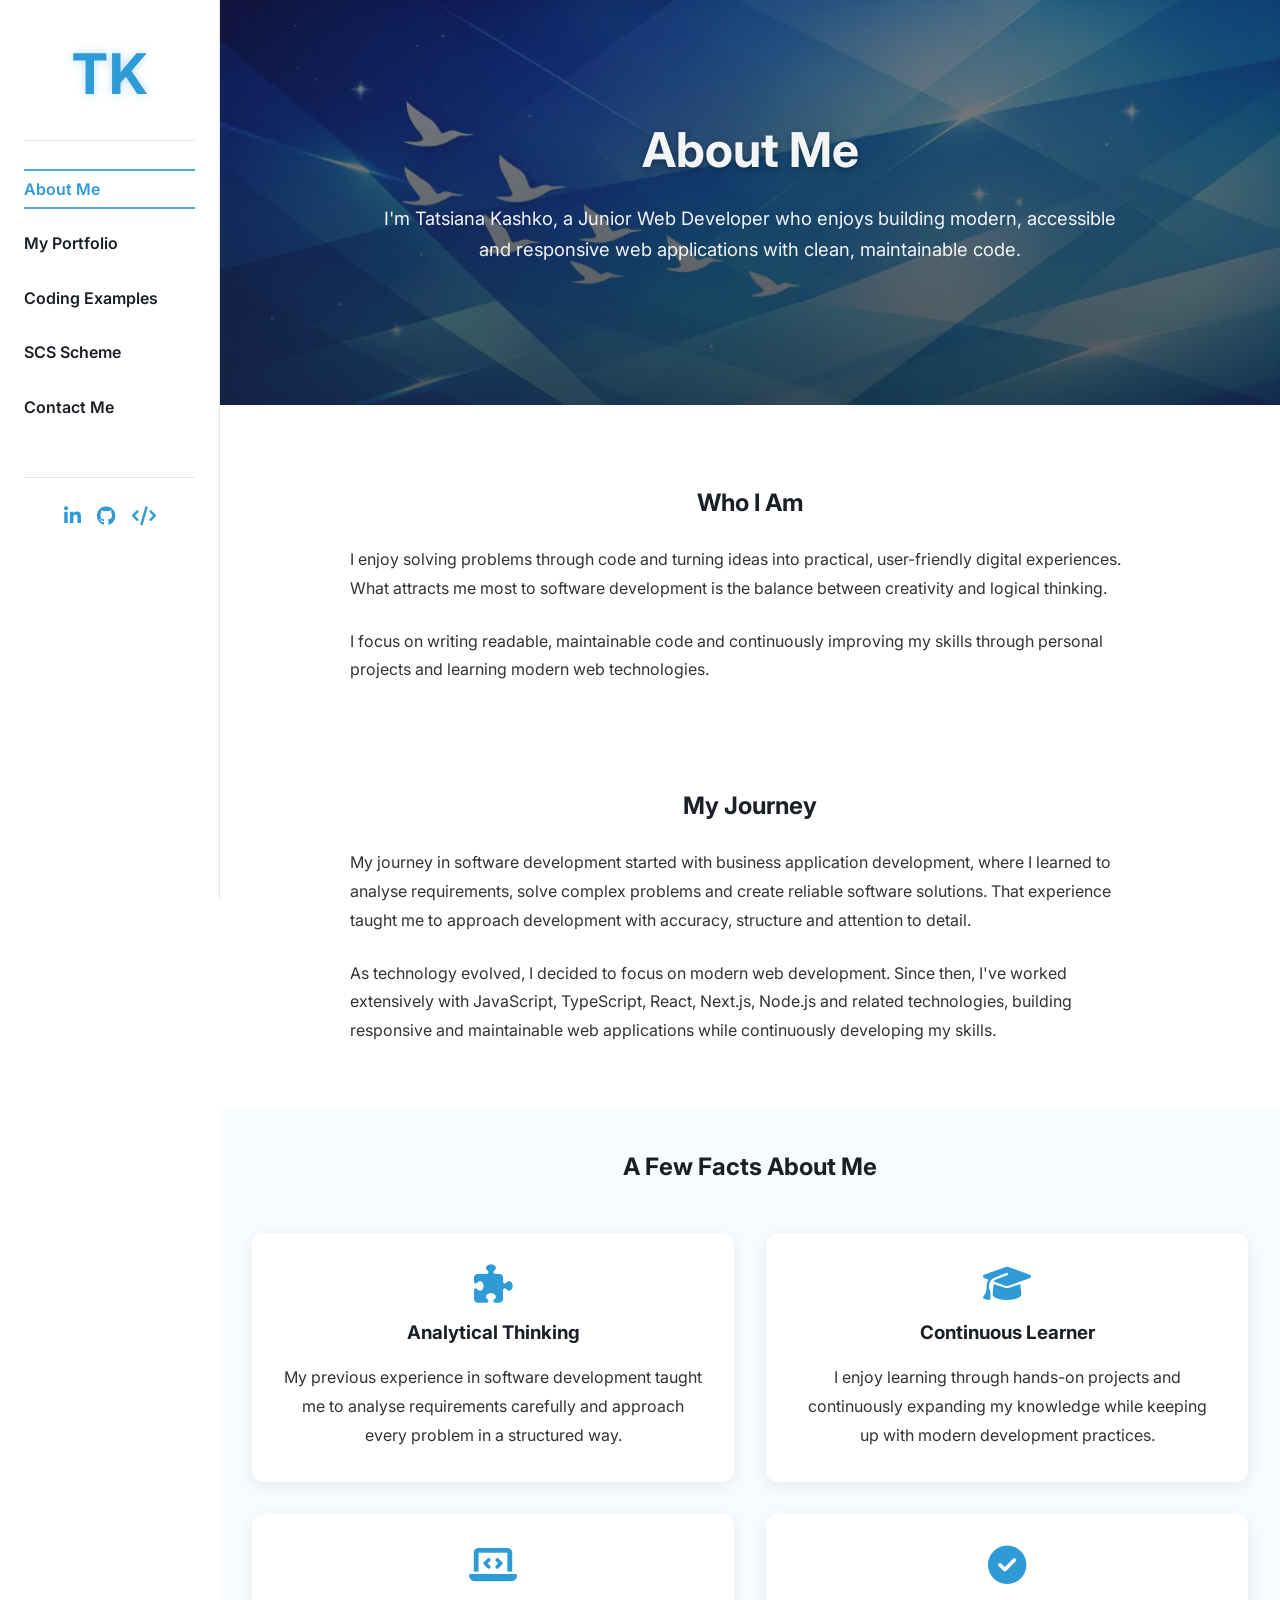
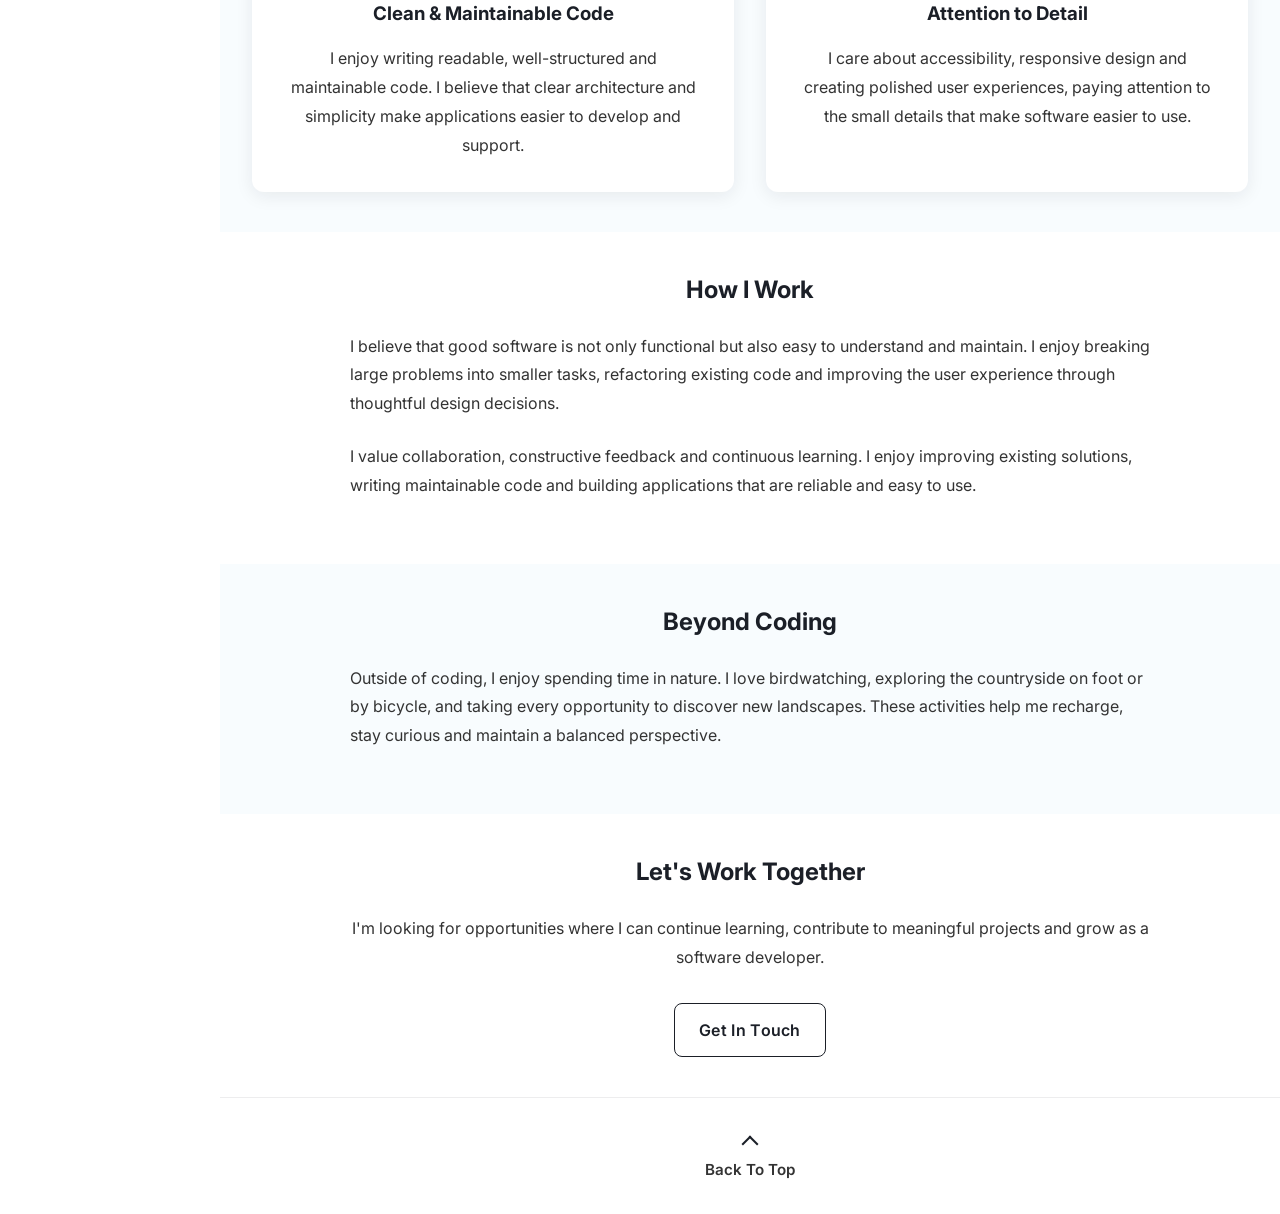
<file: about/index.html>
<!doctype html>
<html lang="en">
<head>
  <meta charset="UTF-8">
  <meta name="viewport"
        content="width=device-width, initial-scale=1.0">
  <title>About Me – Tatsiana Kashko</title>

  <link rel="preconnect" href="https://fonts.googleapis.com">
  <link rel="preconnect" href="https://fonts.gstatic.com" crossorigin>
  <link href="https://fonts.googleapis.com/css2?family=Inter:wght@400;600;700&display=swap" rel="stylesheet">
  <link rel="stylesheet" href="https://cdnjs.cloudflare.com/ajax/libs/font-awesome/6.5.0/css/all.min.css">
  <link rel="stylesheet" href="../css/main.css">

  <link rel="apple-touch-icon" sizes="180x180" href="../assets/icons/apple-touch-icon.png">
  <link rel="icon" type="image/png" sizes="32x32" href="../assets/icons/favicon-32x32.png">
  <link rel="icon" type="image/png" sizes="16x16" href="../assets/icons/favicon-16x16.png">
  <link rel="manifest" href="../assets/icons/site.webmanifest">
</head>

<body id="top">

<input type="checkbox" id="menu-toggle" class="menu-checkbox" hidden>

<label for="menu-toggle"
       class="burger"
       tabindex="0">
  <span class="burger__line"></span>
</label>

<label for="menu-toggle" class="menu-overlay"></label>

<aside class="side-menu">

  <div class="side-menu__branding">
    <a href="../"
       class="side-menu__logo"
       aria-label="Home">TK</a>
  </div>

  <nav class="main-nav">
    <ul>
      <li><a href="./" aria-current="page" class="active">About Me</a></li>
      <li><a href="../#portfolio">My Portfolio</a></li>
      <li><a href="../coding-examples/">Coding Examples</a></li>
      <li><a href="../scs-scheme/">SCS Scheme</a></li>
      <li><a href="../#contact">Contact Me</a></li>
    </ul>
  </nav>

  <div class="social-links">
    <a href="https://www.linkedin.com/in/tatsiana-kashko/"
       target="_blank"
       rel="noopener noreferrer"
       aria-label="LinkedIn">
      <i class="fa-brands fa-linkedin-in" aria-hidden="true"></i>
    </a>

    <a href="https://github.com/feafania"
       target="_blank"
       rel="noopener noreferrer"
       aria-label="GitHub">
      <i class="fa-brands fa-github" aria-hidden="true"></i>
    </a>

    <a href="https://www.codewars.com/users/feafania"
       target="_blank"
       rel="noopener noreferrer"
       aria-label="Codewars">
      <i class="fa-solid fa-code" aria-hidden="true"></i>
    </a>
  </div>

</aside>

<main class="content">

  <section class="hero hero--page" aria-labelledby="about-title">
    <div class="hero__inner">
      <h1 id="about-title">About Me</h1>
      <p>
        I'm Tatsiana Kashko, a Junior Web Developer who enjoys building
        modern, accessible and responsive web applications with clean,
        maintainable code.
      </p>
    </div>
  </section>

  <section class="about">
    <div class="container">
      <h2>Who I Am</h2>
      <p>
        I enjoy solving problems through code and turning ideas into practical,
        user-friendly digital experiences. What attracts me most to software
        development is the balance between creativity and logical thinking.
      </p>
      <p>
        I focus on writing readable, maintainable code and continuously
        improving my skills through personal projects and learning modern web
        technologies.
      </p>
    </div>
  </section>

  <section class="about__section">
    <div class="container">
      <h2>My Journey</h2>
      <p>
        My journey in software development started with business application
        development, where I learned to analyse requirements, solve complex problems
        and create reliable software solutions. That experience taught me to approach
        development with accuracy, structure and attention to detail.
      </p>
      <p>
        As technology evolved, I decided to focus on modern web development. Since
        then, I've worked extensively with JavaScript, TypeScript, React, Next.js,
        Node.js and related technologies, building responsive and maintainable web
        applications while continuously developing my skills.
      </p>
    </div>
  </section>

  <section class="about__section">
    <div class="container">
      <h2>A Few Facts About Me</h2>
      <div class="about__facts">
        <article class="fact-card">
          <i class="fa-solid fa-puzzle-piece" aria-hidden="true"></i>
          <h3>Analytical Thinking</h3>
          <p>
            My previous experience in software development taught me
            to analyse requirements carefully and approach every problem in a structured way.
          </p>
        </article>

        <article class="fact-card">
          <i class="fa-solid fa-graduation-cap" aria-hidden="true"></i>
          <h3>Continuous Learner</h3>
          <p>
            I enjoy learning through hands-on projects and continuously
            expanding my knowledge while keeping up with modern development practices.
          </p>
        </article>

        <article class="fact-card">
          <i class="fa-solid fa-laptop-code" aria-hidden="true"></i>
          <h3>Clean & Maintainable Code</h3>
          <p>
            I enjoy writing readable, well-structured and maintainable code.
            I believe that clear architecture and simplicity make applications easier
            to develop and support.
          </p>
        </article>

        <article class="fact-card">
          <i class="fa-solid fa-circle-check" aria-hidden="true"></i>
          <h3>Attention to Detail</h3>
          <p>
            I care about accessibility, responsive design and creating
            polished user experiences, paying attention to the small
            details that make software easier to use.
          </p>
        </article>
      </div>
    </div>
  </section>

  <section class="about__section">
    <div class="container">
      <h2>How I Work</h2>
      <p>
        I believe that good software is not only functional but also easy to
        understand and maintain. I enjoy breaking large problems into smaller
        tasks, refactoring existing code and improving the user experience
        through thoughtful design decisions.
      </p>
      <p>
        I value collaboration, constructive feedback and continuous learning.
        I enjoy improving existing solutions, writing maintainable code
        and building applications that are reliable and easy to use.
      </p>
    </div>
  </section>

  <section class="about__section">
    <div class="container">
      <h2>Beyond Coding</h2>
      <p>
        Outside of coding, I enjoy spending time in nature. I love birdwatching,
        exploring the countryside on foot or by bicycle, and taking every opportunity
        to discover new landscapes. These activities help me recharge, stay curious
        and maintain a balanced perspective.
      </p>
    </div>
  </section>

  <section class="about__section">
    <div class="container">
      <h2>Let's Work Together</h2>
      <p>
        I'm looking for opportunities where I can continue learning,
        contribute to meaningful projects and grow as a software developer.
      </p>
      <a href="../#contact" class="about__cta btn" aria-label="Go to contact section">
        Get In Touch
      </a>
    </div>
  </section>

  <footer class="footer">
    <a href="#top" class="back-to-top">
      <span class="back-to-top__arrow  scroll-arrow scroll-arrow--up" aria-hidden="true"></span>
      <span>Back To Top</span>
    </a>
  </footer>

</main>

<script src="../js/jquery-4.0.0.js"></script>
<script type="module" src="../js/about.js"></script>
</body>
</html>
</file>
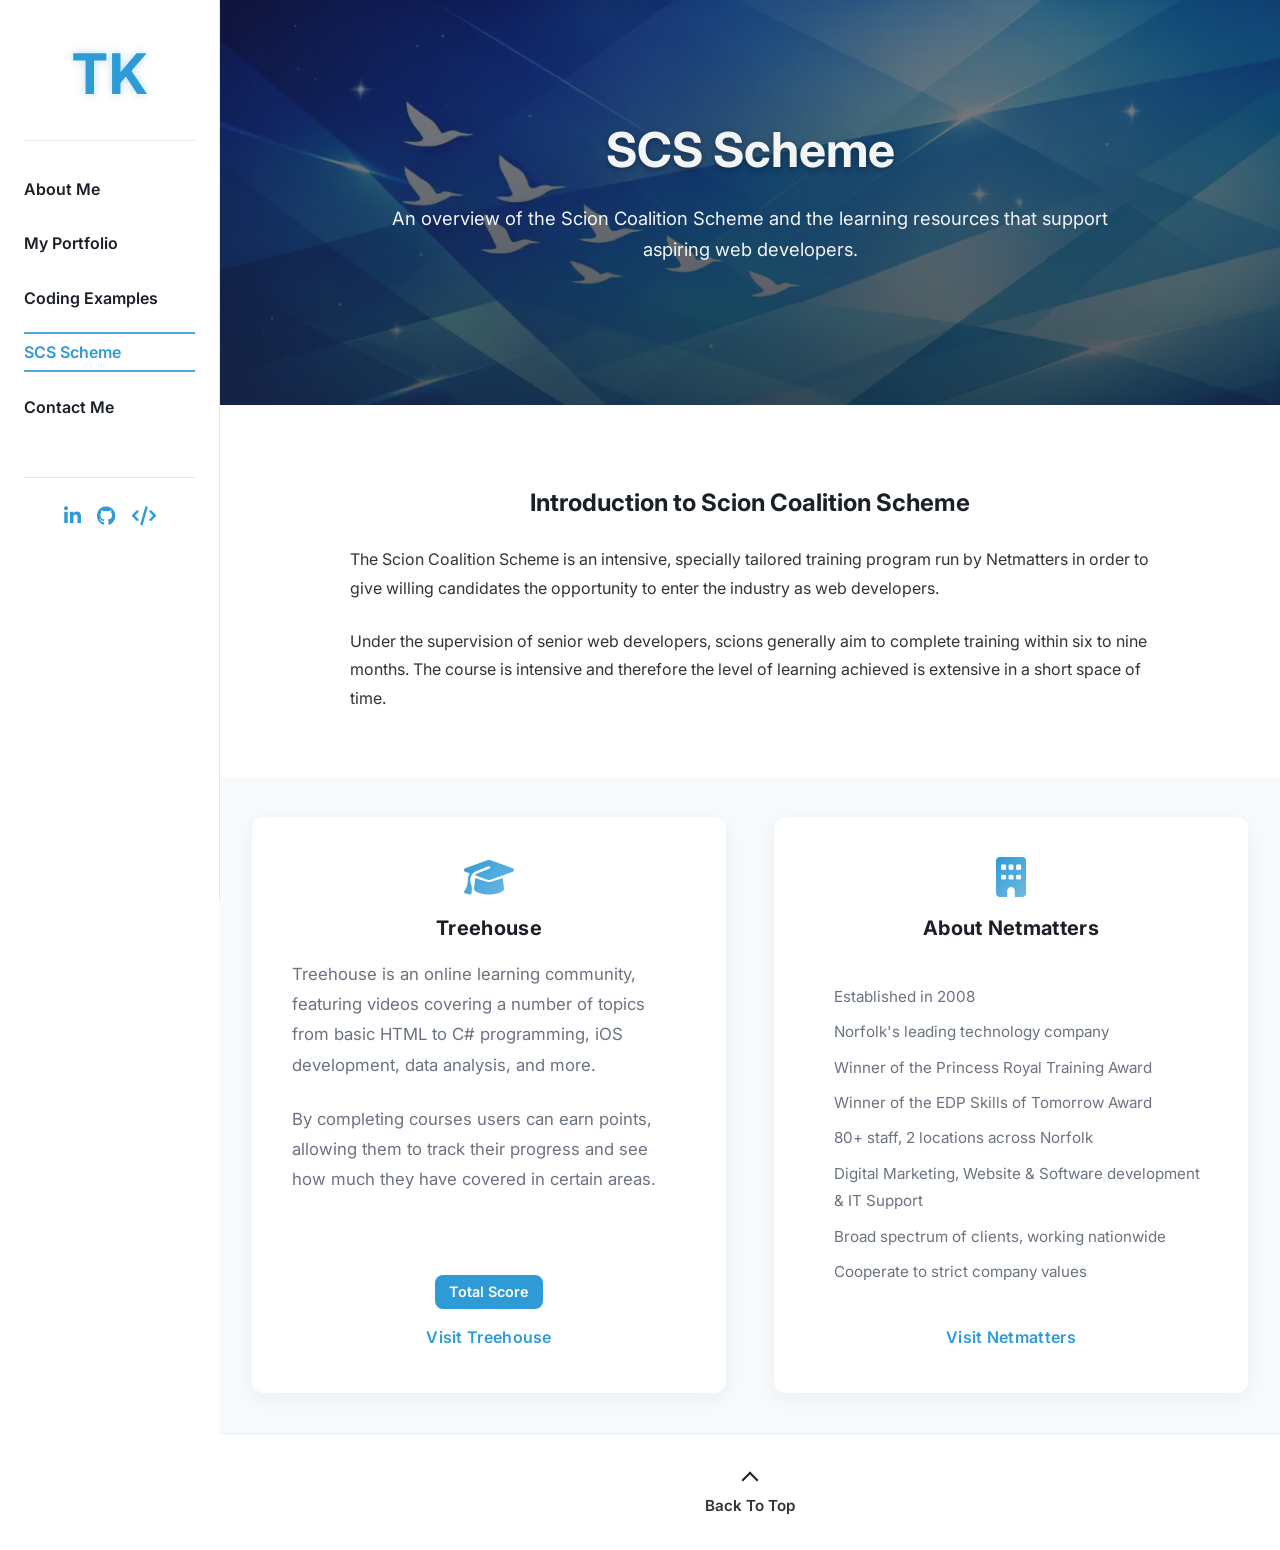
<file: scs-scheme/index.html>
<!doctype html>
<html lang="en">
<head>
  <meta charset="UTF-8">
  <meta name="viewport"
        content="width=device-width, initial-scale=1.0">
  <title>SCS Scheme</title>

  <link rel="preconnect" href="https://fonts.googleapis.com">
  <link rel="preconnect" href="https://fonts.gstatic.com" crossorigin>
  <link href="https://fonts.googleapis.com/css2?family=Inter:wght@400;600;700&display=swap" rel="stylesheet">
  <link rel="stylesheet" href="https://cdnjs.cloudflare.com/ajax/libs/font-awesome/6.5.0/css/all.min.css">
  <link rel="stylesheet" href="../css/main.css">

  <link rel="apple-touch-icon" sizes="180x180" href="../assets/icons/apple-touch-icon.png">
  <link rel="icon" type="image/png" sizes="32x32" href="../assets/icons/favicon-32x32.png">
  <link rel="icon" type="image/png" sizes="16x16" href="../assets/icons/favicon-16x16.png">
  <link rel="manifest" href="../assets/icons/site.webmanifest">
</head>

<body id="top">

<input type="checkbox" id="menu-toggle" class="menu-checkbox" hidden>

<label for="menu-toggle"
       class="burger"
       tabindex="0">
  <span class="burger__line"></span>
</label>

<label for="menu-toggle" class="menu-overlay"></label>

<aside class="side-menu">

  <div class="side-menu__branding">
    <a href="../"
       class="side-menu__logo"
       aria-label="Home">TK</a>
  </div>

  <nav class="main-nav">
    <ul>
      <li><a href="../about/">About Me</a></li>
      <li><a href="../#portfolio">My Portfolio</a></li>
      <li><a href="../coding-examples/">Coding Examples</a></li>
      <li><a href="./" aria-current="page" class="active">SCS Scheme</a></li>
      <li><a href="../#contact">Contact Me</a></li>
    </ul>
  </nav>

  <div class="social-links">
    <a href="https://www.linkedin.com/in/tatsiana-kashko/"
       target="_blank"
       rel="noopener noreferrer"
       aria-label="LinkedIn">
      <i class="fa-brands fa-linkedin-in" aria-hidden="true"></i>
    </a>

    <a href="https://github.com/feafania"
       target="_blank"
       rel="noopener noreferrer"
       aria-label="GitHub">
      <i class="fa-brands fa-github" aria-hidden="true"></i>
    </a>

    <a href="https://www.codewars.com/users/feafania"
       target="_blank"
       rel="noopener noreferrer"
       aria-label="Codewars">
      <i class="fa-solid fa-code" aria-hidden="true"></i>
    </a>
  </div>

</aside>

<main class="content">

  <section class="hero hero--page" aria-labelledby="scs-title">
    <div class="hero__inner">
      <h1 id="scs-title">SCS Scheme</h1>
      <p>
        An overview of the Scion Coalition Scheme and the learning
        resources that support aspiring web developers.
      </p>
    </div>
  </section>

  <section class="scs">
    <div class="container">
      <h2>Introduction to Scion Coalition Scheme</h2>
      <p>
        The Scion Coalition Scheme is an intensive,
        specially tailored training program run by Netmatters
        in order to give willing candidates the opportunity
        to enter the industry as web developers.
      </p>

      <p>
        Under the supervision of senior web developers,
        scions generally aim to complete training within six to nine months.
        The course is intensive and therefore the level of learning achieved
        is extensive in a short space of time.
      </p>
    </div>
  </section>

  <section class="scs__section">
    <div class="container">

      <div class="scs__cards">

        <article class="scs-card">
          <i class="fa-solid fa-graduation-cap" aria-hidden="true"></i>

          <h3>Treehouse</h3>

          <p>
            Treehouse is an online learning community,
            featuring videos covering a number of topics from basic HTML to C# programming,
            iOS development, data analysis, and more.
          </p>

          <p>
            By completing courses users can earn points, allowing them to track their progress
            and see how much they have covered in certain areas.
          </p>

          <a
            href="https://teamtreehouse.com/profiles/tatsianakashko2"
            target="_blank"
            rel="noopener noreferrer"
            class="scs-card__total-score">
            Total Score
          </a>

          <a
            href="https://teamtreehouse.com"
            target="_blank"
            rel="noopener noreferrer"
            class="scs-card__link">
            Visit Treehouse
          </a>
        </article>

        <article class="scs-card">
          <i class="fa-solid fa-building" aria-hidden="true"></i>

          <h3>About Netmatters</h3>

          <ul class="scs-card__list">
            <li>Established in 2008</li>
            <li>Norfolk's leading technology company</li>
            <li>Winner of the Princess Royal Training Award</li>
            <li>Winner of the EDP Skills of Tomorrow Award</li>
            <li>80+ staff, 2 locations across Norfolk</li>
            <li>Digital Marketing, Website & Software development & IT Support</li>
            <li>Broad spectrum of clients, working nationwide</li>
            <li>Cooperate to strict company values</li>
          </ul>

          <a
            href="https://www.netmatters.co.uk"
            target="_blank"
            rel="noopener noreferrer"
            class="scs-card__link">
            Visit Netmatters
          </a>

        </article>

      </div>

    </div>
  </section>

  <footer class="footer">
    <a href="#top" class="back-to-top">
      <span class="back-to-top__arrow scroll-arrow scroll-arrow--up" aria-hidden="true"></span>
      <span>Back To Top</span>
    </a>
  </footer>

</main>

<script src="../js/jquery-4.0.0.js"></script>
<script type="module" src="../js/scs-scheme.js"></script>

</body>
</html>
</file>
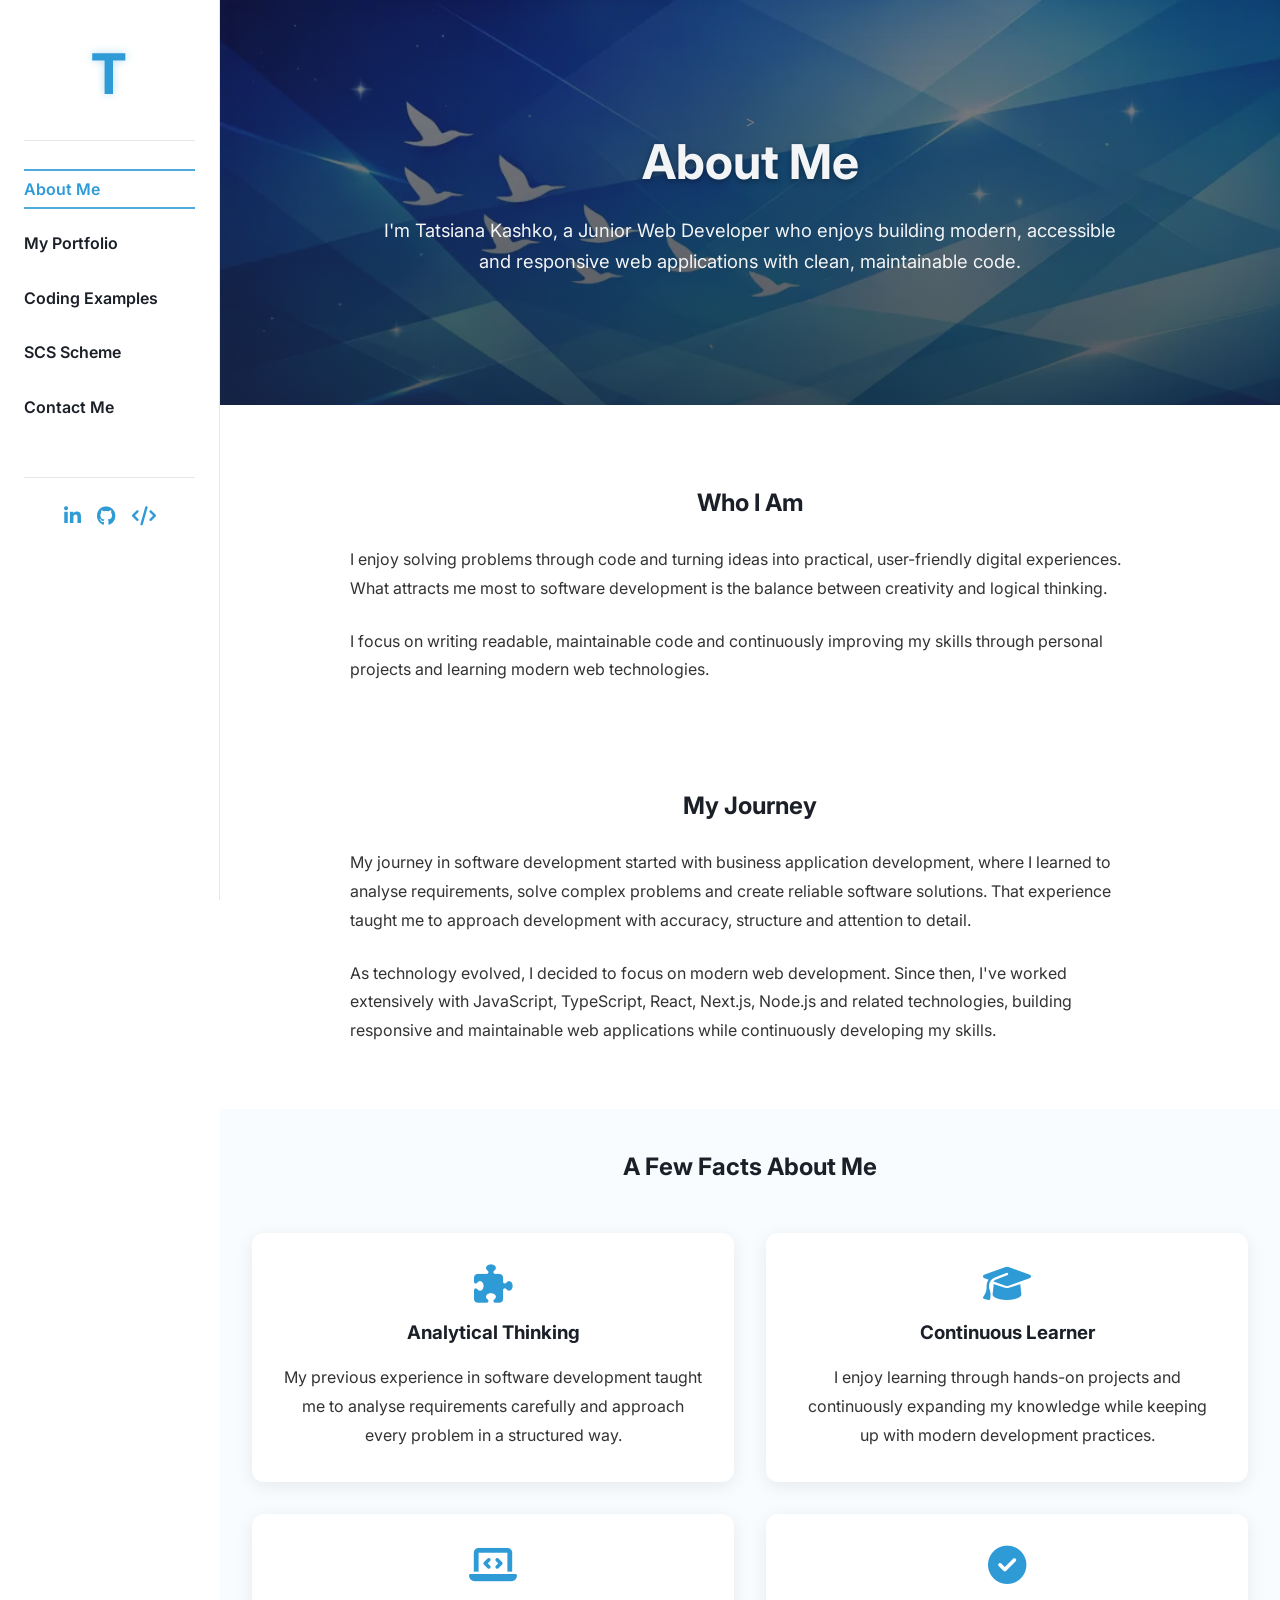
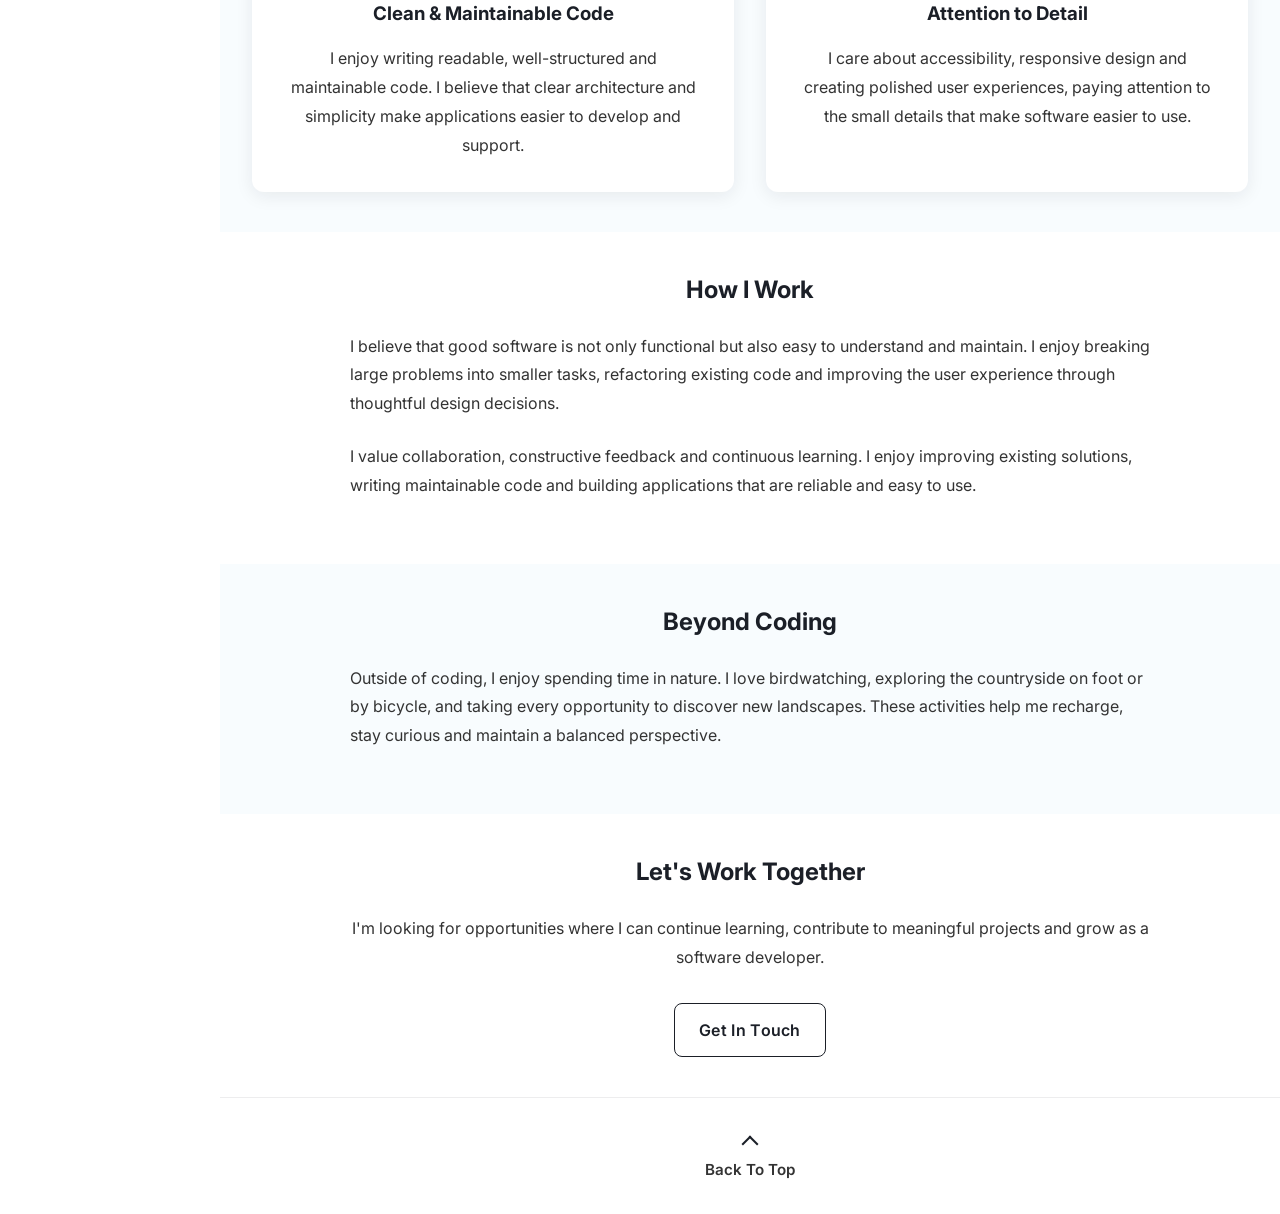
<file: about.html>
<!doctype html>
<html lang="en">
<head>
  <meta charset="UTF-8">
  <meta name="viewport"
        content="width=device-width, initial-scale=1.0">
  <title>About Me – Tatsiana Kashko</title>

  <link rel="preconnect" href="https://fonts.googleapis.com">
  <link rel="preconnect" href="https://fonts.gstatic.com" crossorigin>
  <link href="https://fonts.googleapis.com/css2?family=Inter:wght@400;600;700&display=swap" rel="stylesheet">
  <link rel="stylesheet" href="https://cdnjs.cloudflare.com/ajax/libs/font-awesome/6.5.0/css/all.min.css">
  <link rel="stylesheet" href="css/main.css">

  <link rel="apple-touch-icon" sizes="180x180" href="assets/icons/apple-touch-icon.png">
  <link rel="icon" type="image/png" sizes="32x32" href="assets/icons/favicon-32x32.png">
  <link rel="icon" type="image/png" sizes="16x16" href="assets/icons/favicon-16x16.png">
  <link rel="manifest" href="assets/icons/site.webmanifest">
</head>

<body id="top">

<input type="checkbox" id="menu-toggle" class="menu-checkbox" hidden>

<label for="menu-toggle"
       class="burger"
       aria-label="Toggle menu">
  <span class="burger__line"></span>
</label>

<aside class="side-menu">

  <div class="side-menu__branding">
    <a href="index.html"
       class="side-menu__logo"
       aria-label="Home">T</a>
  </div>

  <nav class="main-nav">
    <ul>
      <li><a href="about.html" aria-current="page" class="active">About Me</a></li>
      <li><a href="index.html#portfolio">My Portfolio</a></li>
      <li><a href="coding-examples.html">Coding Examples</a></li>
      <li><a href="scs-scheme.html">SCS Scheme</a></li>
      <li><a href="index.html#contact">Contact Me</a></li>
    </ul>
  </nav>

  <div class="social-links">
    <a href="https://www.linkedin.com/in/tatsiana-kashko/"
       target="_blank"
       rel="noopener noreferrer"
       aria-label="LinkedIn">
      <i class="fa-brands fa-linkedin-in" aria-hidden="true"></i>
    </a>

    <a href="https://github.com/feafania"
       target="_blank"
       rel="noopener noreferrer"
       aria-label="GitHub">
      <i class="fa-brands fa-github" aria-hidden="true"></i>
    </a>

    <a href="https://www.codewars.com/users/feafania"
       target="_blank"
       rel="noopener noreferrer"
       aria-label="Codewars">
      <i class="fa-solid fa-code" aria-hidden="true"></i>
    </a>
  </div>

</aside>

<main class="content">

  <section class="hero hero--page" aria-labelledby="about-title">>
    <div class="hero__inner">
      <h1 id="about-title">About Me</h1>
      <p>
        I'm Tatsiana Kashko, a Junior Web Developer who enjoys building
        modern, accessible and responsive web applications with clean,
        maintainable code.
      </p>
    </div>
  </section>

  <section class="about">
    <div class="container">
      <h2>Who I Am</h2>
      <p>
        I enjoy solving problems through code and turning ideas into practical,
        user-friendly digital experiences. What attracts me most to software
        development is the balance between creativity and logical thinking.
      </p>
      <p>
        I focus on writing readable, maintainable code and continuously
        improving my skills through personal projects and learning modern web
        technologies.
      </p>
    </div>
  </section>

  <section class="about__section">
    <div class="container">
      <h2>My Journey</h2>
      <p>
        My journey in software development started with business application
        development, where I learned to analyse requirements, solve complex problems
        and create reliable software solutions. That experience taught me to approach
        development with accuracy, structure and attention to detail.
      </p>
      <p>
        As technology evolved, I decided to focus on modern web development. Since
        then, I've worked extensively with JavaScript, TypeScript, React, Next.js,
        Node.js and related technologies, building responsive and maintainable web
        applications while continuously developing my skills.
      </p>
    </div>
  </section>

  <section class="about__section">
    <div class="container">
      <h2>A Few Facts About Me</h2>
      <div class="about__facts" role="list">
        <article class="fact-card" role="listitem">
          <i class="fa-solid fa-puzzle-piece" aria-hidden="true"></i>
          <h3>Analytical Thinking</h3>
          <p>
            My previous experience in software development taught me
            to analyse requirements carefully and approach every problem in a structured way.
          </p>
        </article>

        <article class="fact-card" role="listitem">
          <i class="fa-solid fa-graduation-cap" aria-hidden="true"></i>
          <h3>Continuous Learner</h3>
          <p>
            I enjoy learning through hands-on projects and continuously
            expanding my knowledge while keeping up with modern development practices.
          </p>
        </article>

        <article class="fact-card" role="listitem">
          <i class="fa-solid fa-laptop-code" aria-hidden="true"></i>
          <h3>Clean & Maintainable Code</h3>
          <p>
            I enjoy writing readable, well-structured and maintainable code.
            I believe that clear architecture and simplicity make applications easier
            to develop and support.
          </p>
        </article>

        <article class="fact-card" role="listitem">
          <i class="fa-solid fa-circle-check" aria-hidden="true"></i>
          <h3>Attention to Detail</h3>
          <p>
            I care about accessibility, responsive design and creating
            polished user experiences, paying attention to the small
            details that make software easier to use.
          </p>
        </article>
      </div>
    </div>
  </section>

  <section class="about__section">
    <div class="container">
      <h2>How I Work</h2>
      <p>
        I believe that good software is not only functional but also easy to
        understand and maintain. I enjoy breaking large problems into smaller
        tasks, refactoring existing code and improving the user experience
        through thoughtful design decisions.
      </p>
      <p>
        I value collaboration, constructive feedback and continuous learning.
        I enjoy improving existing solutions, writing maintainable code
        and building applications that are reliable and easy to use.
      </p>
    </div>
  </section>

  <section class="about__section">
    <div class="container">
      <h2>Beyond Coding</h2>
      <p>
        Outside of coding, I enjoy spending time in nature. I love birdwatching,
        exploring the countryside on foot or by bicycle, and taking every opportunity
        to discover new landscapes. These activities help me recharge, stay curious
        and maintain a balanced perspective.
      </p>
    </div>
  </section>

  <section class="about__section">
    <div class="container">
      <h2>Let's Work Together</h2>
      <p>
        I'm looking for opportunities where I can continue learning,
        contribute to meaningful projects and grow as a software developer.
      </p>
      <a href="index.html#contact" class="about__cta btn" aria-label="Go to contact section">
        Get In Touch
      </a>
    </div>
  </section>

  <footer class="footer">
    <a href="#top" class="back-to-top">
      <span class="back-to-top__arrow  scroll-arrow scroll-arrow--up" aria-hidden="true"></span>
      <span>Back To Top</span>
    </a>
  </footer>

</main>

</body>
</html>
</file>
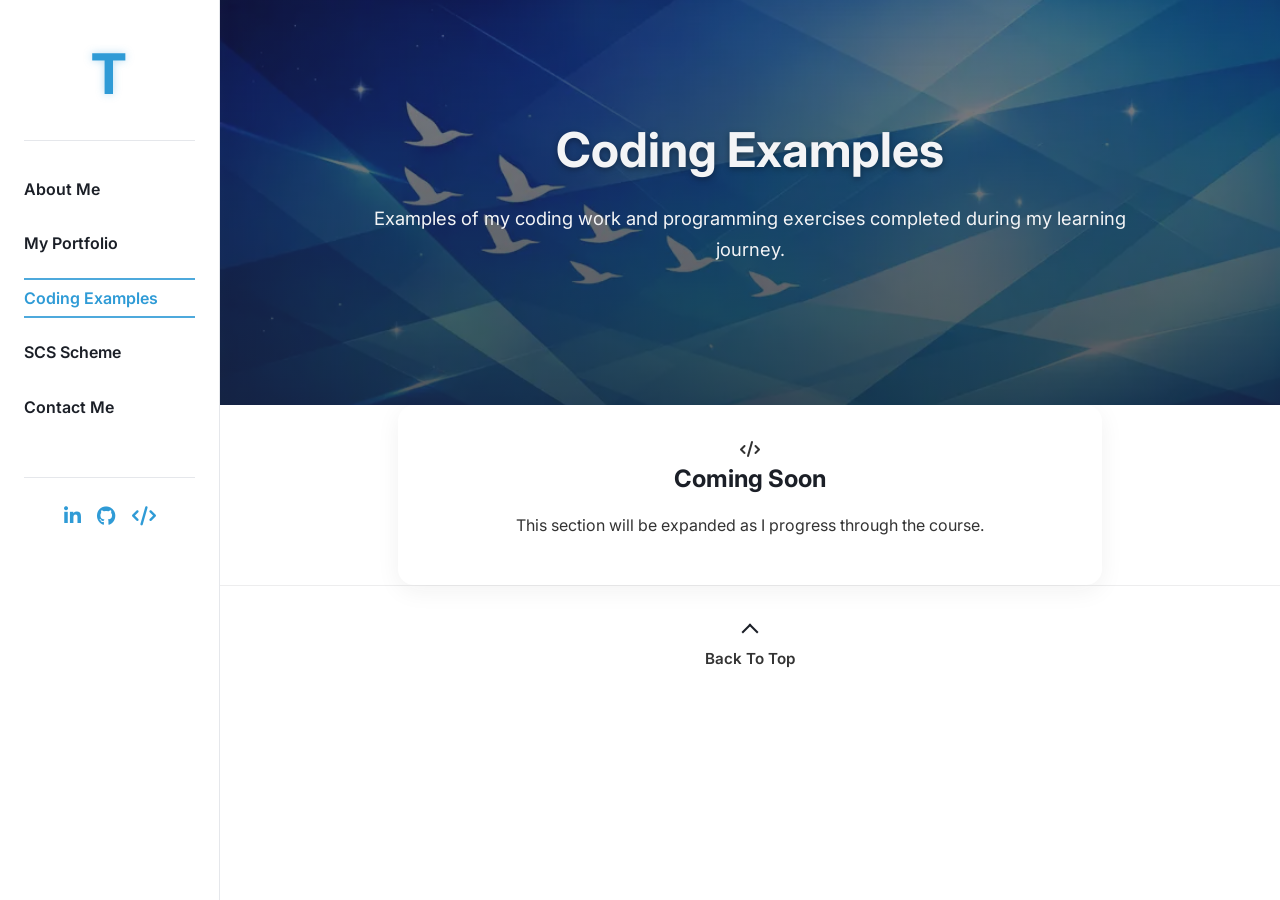
<file: coding-examples.html>
<!doctype html>
<html lang="en">
<head>
  <meta charset="UTF-8">
  <meta name="viewport"
        content="width=device-width, initial-scale=1.0">
  <title>Coding Examples – Tatsiana Kashko</title>

  <link rel="preconnect" href="https://fonts.googleapis.com">
  <link rel="preconnect" href="https://fonts.gstatic.com" crossorigin>
  <link href="https://fonts.googleapis.com/css2?family=Inter:wght@400;600;700&display=swap" rel="stylesheet">
  <link rel="stylesheet" href="https://cdnjs.cloudflare.com/ajax/libs/font-awesome/6.5.0/css/all.min.css">
  <link rel="stylesheet" href="css/main.css">

  <link rel="apple-touch-icon" sizes="180x180" href="assets/icons/apple-touch-icon.png">
  <link rel="icon" type="image/png" sizes="32x32" href="assets/icons/favicon-32x32.png">
  <link rel="icon" type="image/png" sizes="16x16" href="assets/icons/favicon-16x16.png">
  <link rel="manifest" href="assets/icons/site.webmanifest">
</head>

<body id="top">

<input type="checkbox" id="menu-toggle" class="menu-checkbox" hidden>

<label for="menu-toggle"
       class="burger"
       aria-label="Toggle menu">
  <span class="burger__line"></span>
</label>

<aside class="side-menu">

  <div class="side-menu__branding">
    <a href="index.html"
       class="side-menu__logo"
       aria-label="Home">T</a>
  </div>

  <nav class="main-nav">
    <ul>
      <li><a href="about.html">About Me</a></li>
      <li><a href="index.html#portfolio">My Portfolio</a></li>
      <li><a href="coding-examples.html" aria-current="page" class="active">Coding Examples</a></li>
      <li><a href="scs-scheme.html">SCS Scheme</a></li>
      <li><a href="index.html#contact">Contact Me</a></li>
    </ul>
  </nav>

  <div class="social-links">
    <a href="https://www.linkedin.com/in/tatsiana-kashko/"
       target="_blank"
       rel="noopener noreferrer"
       aria-label="LinkedIn">
      <i class="fa-brands fa-linkedin-in" aria-hidden="true"></i>
    </a>

    <a href="https://github.com/feafania"
       target="_blank"
       rel="noopener noreferrer"
       aria-label="GitHub">
      <i class="fa-brands fa-github" aria-hidden="true"></i>
    </a>

    <a href="https://www.codewars.com/users/feafania"
       target="_blank"
       rel="noopener noreferrer"
       aria-label="Codewars">
      <i class="fa-solid fa-code" aria-hidden="true"></i>
    </a>
  </div>

</aside>

<main class="content">

  <section class="hero hero--page" aria-labelledby="coding-title">
    <div class="hero__inner">
      <h1 id="coding-title">Coding Examples</h1>
      <p>
        Examples of my coding work and programming exercises completed during
        my learning journey.
      </p>
    </div>
  </section>

  <section class="coding-examples">
    <div class="container">

      <div class="coding-examples__placeholder">
        <i class="fa-solid fa-code" aria-hidden="true"></i>

        <h2>Coming Soon</h2>

        <p>
          This section will be expanded as I progress through the course.
        </p>

      </div>

    </div>
  </section>

  <footer class="footer">
    <a href="#top" class="back-to-top">
      <span class="back-to-top__arrow scroll-arrow scroll-arrow--up" aria-hidden="true"></span>
      <span>Back To Top</span>
    </a>
  </footer>

</main>

</body>
</html>
</file>
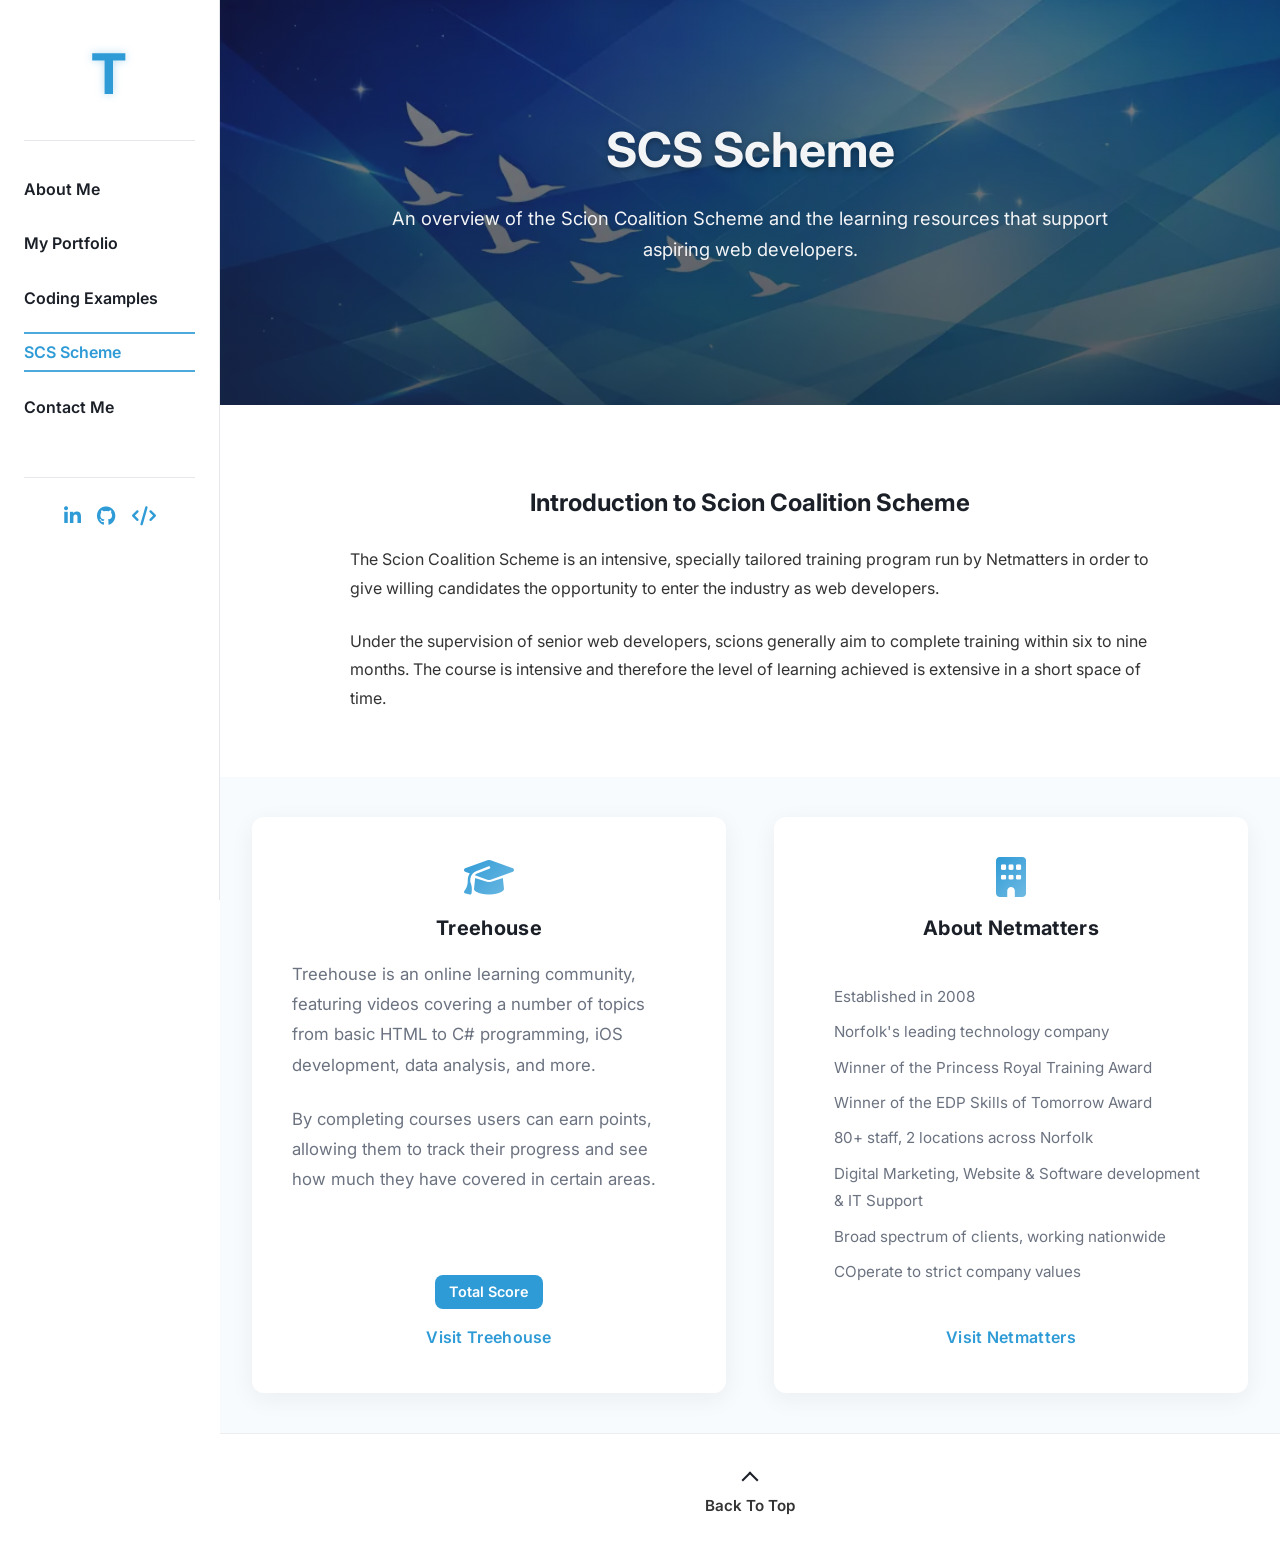
<file: scs-scheme.html>
<!doctype html>
<html lang="en">
<head>
  <meta charset="UTF-8">
  <meta name="viewport"
        content="width=device-width, initial-scale=1.0">
  <title>SCS Scheme</title>

  <link rel="preconnect" href="https://fonts.googleapis.com">
  <link rel="preconnect" href="https://fonts.gstatic.com" crossorigin>
  <link href="https://fonts.googleapis.com/css2?family=Inter:wght@400;600;700&display=swap" rel="stylesheet">
  <link rel="stylesheet" href="https://cdnjs.cloudflare.com/ajax/libs/font-awesome/6.5.0/css/all.min.css">
  <link rel="stylesheet" href="css/main.css">

  <link rel="apple-touch-icon" sizes="180x180" href="assets/icons/apple-touch-icon.png">
  <link rel="icon" type="image/png" sizes="32x32" href="assets/icons/favicon-32x32.png">
  <link rel="icon" type="image/png" sizes="16x16" href="assets/icons/favicon-16x16.png">
  <link rel="manifest" href="assets/icons/site.webmanifest">
</head>

<body id="top">

<input type="checkbox" id="menu-toggle" class="menu-checkbox" hidden>

<label for="menu-toggle"
       class="burger"
       aria-label="Toggle menu">
  <span class="burger__line"></span>
</label>

<aside class="side-menu">

  <div class="side-menu__branding">
    <a href="index.html"
       class="side-menu__logo"
       aria-label="Home">T</a>
  </div>

  <nav class="main-nav">
    <ul>
      <li><a href="about.html">About Me</a></li>
      <li><a href="index.html#portfolio">My Portfolio</a></li>
      <li><a href="coding-examples.html">Coding Examples</a></li>
      <li><a href="scs-scheme.html" aria-current="page" class="active">SCS Scheme</a></li>
      <li><a href="index.html#contact">Contact Me</a></li>
    </ul>
  </nav>

  <div class="social-links">
    <a href="https://www.linkedin.com/in/tatsiana-kashko/"
       target="_blank"
       rel="noopener noreferrer"
       aria-label="LinkedIn">
      <i class="fa-brands fa-linkedin-in" aria-hidden="true"></i>
    </a>

    <a href="https://github.com/feafania"
       target="_blank"
       rel="noopener noreferrer"
       aria-label="GitHub">
      <i class="fa-brands fa-github" aria-hidden="true"></i>
    </a>

    <a href="https://www.codewars.com/users/feafania"
       target="_blank"
       rel="noopener noreferrer"
       aria-label="Codewars">
      <i class="fa-solid fa-code" aria-hidden="true"></i>
    </a>
  </div>

</aside>

<main class="content">

  <section class="hero hero--page" aria-labelledby="scs-title">
    <div class="hero__inner">
      <h1 id="scs-title">SCS Scheme</h1>
      <p>
        An overview of the Scion Coalition Scheme and the learning
        resources that support aspiring web developers.
      </p>
    </div>
  </section>

  <section class="scs">
    <div class="container">
      <h2>Introduction to Scion Coalition Scheme</h2>
      <p>
        The Scion Coalition Scheme is an intensive,
        specially tailored training program run by Netmatters
        in order to give willing candidates the opportunity
        to enter the industry as web developers.
      </p>

      <p>
        Under the supervision of senior web developers,
        scions generally aim to complete training within six to nine months.
        The course is intensive and therefore the level of learning achieved
        is extensive in a short space of time.
      </p>
    </div>
  </section>

  <section class="scs__section">
    <div class="container">

      <div class="scs__cards">

        <article class="scs-card">
          <i class="fa-solid fa-graduation-cap" aria-hidden="true"></i>

          <h3>Treehouse</h3>

          <p>
            Treehouse is an online learning community,
            featuring videos covering a number of topics from basic HTML to C# programming,
            iOS development, data analysis, and more.
          </p>

          <p>
            By completing courses users can earn points, allowing them to track their progress
            and see how much they have covered in certain areas.
          </p>

          <a
            href="https://teamtreehouse.com/profiles/tatsianakashko2"
            target="_blank"
            rel="noopener noreferrer"
            class="scs-card__total-score">
            Total Score
          </a>

          <a
            href="https://teamtreehouse.com"
            target="_blank"
            rel="noopener noreferrer"
            class="scs-card__link">
            Visit Treehouse
          </a>
        </article>

        <article class="scs-card">
          <i class="fa-solid fa-building" aria-hidden="true"></i>

          <h3>About Netmatters</h3>

          <ul class="scs-card__list">
            <li>Established in 2008</li>
            <li>Norfolk's leading technology company</li>
            <li>Winner of the Princess Royal Training Award</li>
            <li>Winner of the EDP Skills of Tomorrow Award</li>
            <li>80+ staff, 2 locations across Norfolk</li>
            <li>Digital Marketing, Website & Software development & IT Support</li>
            <li>Broad spectrum of clients, working nationwide</li>
            <li>COperate to strict company values</li>
          </ul>

          <a
            href="https://www.netmatters.co.uk"
            target="_blank"
            rel="noopener noreferrer"
            class="scs-card__link">
            Visit Netmatters
          </a>

        </article>

      </div>

    </div>
  </section>

  <footer class="footer">
    <a href="#top" class="back-to-top">
      <span class="back-to-top__arrow scroll-arrow scroll-arrow--up" aria-hidden="true"></span>
      <span>Back To Top</span>
    </a>
  </footer>

</main>

</body>
</html>
</file>
<file: css/main.css>
/* BREAKPOINTS */
/* PATHS */
/* PROJECT CARDS  */
/* TRANSITION  */
/* PORTFOLIO */
.scs__title, .contact__form label, .menu-checkbox {
  position: absolute;
  width: 1px;
  height: 1px;
  padding: 0;
  margin: -1px;
  overflow: hidden;
  clip-path: inset(50%);
  white-space: nowrap;
  border: 0;
}

.burger__line, .burger__line::before, .burger__line::after {
  width: 22px;
  height: 2px;
  background-color: #2f9bd6;
  border-radius: 2px;
  transition: all 0.3s ease;
}

.hero__inner h1, .hero__inner h2 {
  text-shadow: 0 2px 6px rgba(0, 0, 0, 0.35);
}

.hero--page .hero__inner {
  opacity: 0;
  transform: translateY(10px);
  animation: fade-in-up 0.6s ease forwards;
}

.btn:focus-visible, .back-to-top:focus-visible, .view-btn:focus-visible, .burger:focus-visible, .scs-card__link:focus-visible, .about__cta:focus-visible, .side-menu__branding a:focus-visible, a:focus-visible, button:focus-visible {
  outline: 2px solid #2f9bd6;
  outline-offset: 4px;
}

*,
*::before,
*::after {
  box-sizing: border-box;
}

html {
  font-size: 16px;
  scroll-behavior: smooth;
}

body {
  margin: 0;
  font-family: "Inter", "Roboto", Arial, sans-serif;
  font-optical-sizing: auto;
  font-weight: 400;
  font-style: normal;
  color: #333333;
  line-height: 1.5;
  background-color: #ffffff;
  -webkit-font-smoothing: antialiased;
  -moz-osx-font-smoothing: grayscale;
}
@media (min-width: 768px) {
  body {
    background-color: #ffffff;
  }
}

h1,
h2,
h3 {
  margin: 0 0 0.5em;
  font-weight: 700;
  color: #1b1f27;
}

a {
  color: inherit;
  text-decoration: none;
}

ul {
  list-style: none;
  margin: 0;
  padding: 0;
}

img {
  max-width: 100%;
  display: block;
}

button {
  border: none;
  background: none;
  padding: 0;
  cursor: pointer;
  font: inherit;
}

.side-menu {
  position: fixed;
  top: 0;
  left: 0;
  width: 220px;
  height: 100vh;
  background-color: #ffffff;
  backdrop-filter: blur(6px);
  border-right: 1px solid #e5e7eb;
  display: flex;
  flex-direction: column;
  align-items: stretch;
  padding: 2rem 1.5rem;
  overflow-y: auto;
  z-index: 100;
  opacity: 0;
  transform: translateX(-100%);
  transition: transform 0.3s ease, opacity 0.3s ease;
}
@media (min-width: 576px) {
  .side-menu {
    opacity: 1;
    transform: translateX(0);
  }
}
.side-menu__branding {
  margin-bottom: 2rem;
  padding-bottom: 1.5rem;
  border-bottom: 1px solid #e5e7eb;
  text-align: center;
}
.side-menu__branding a {
  margin-top: 2rem;
  display: inline-block;
  font-size: 2.5rem;
  font-weight: 700;
  color: #2f9bd6;
  letter-spacing: 1px;
  text-shadow: 0 0 8px rgba(47, 155, 214, 0.35);
  transition: text-shadow 0.25s ease, transform 0.25s ease;
}
.side-menu__branding a:hover {
  text-shadow: 0 0 14px rgba(47, 155, 214, 0.55);
  transform: scale(1.05);
}
@media (min-width: 576px) {
  .side-menu__branding a {
    margin-top: 0;
    font-size: 3.5rem;
  }
}

.menu-checkbox:checked ~ .side-menu {
  opacity: 1;
  transform: translateX(0);
}
.menu-checkbox:checked ~ .menu-overlay {
  opacity: 1;
  visibility: visible;
  pointer-events: auto;
  transition: opacity 0.3s ease, visibility 0s linear 0s;
}

.menu-overlay {
  position: fixed;
  inset: 0;
  z-index: 90;
  background: rgba(27, 31, 39, 0.45);
  backdrop-filter: blur(2px);
  opacity: 0;
  visibility: hidden;
  pointer-events: none;
  transition: opacity 0.3s ease, visibility 0s linear 0.3s;
}
@media (min-width: 576px) {
  .menu-overlay {
    display: none;
  }
}

.content {
  background-color: #ffffff;
}
@media (min-width: 576px) {
  .content {
    margin-left: 220px;
  }
}

.hero {
  position: relative;
  overflow: hidden;
  min-height: 100vh;
  display: flex;
  flex-direction: column;
  align-items: center;
  justify-content: center;
  text-align: center;
  padding: 1.5rem;
  color: #f3f4f6;
  background-color: #2f9bd6;
  background-image: url("../assets/images/hero-cold-geometry-mobile.webp");
  background-attachment: scroll;
  background-size: cover;
  background-position: center;
  background-repeat: no-repeat;
}
@media (min-width: 576px) {
  .hero {
    background-image: url("../assets/images/hero-cold-geometry-desktop.webp");
  }
}
@media (min-width: 992px) {
  .hero {
    background-image: url("../assets/images/hero-cold-geometry-wide.webp");
    background-attachment: fixed;
  }
}
@media (min-width: 1200px) {
  .hero {
    background-image: url("../assets/images/hero-cold-geometry-4k.webp");
  }
}
.hero::after {
  content: "";
  position: absolute;
  inset: 0;
  background: linear-gradient(to bottom, rgba(27, 31, 39, 0.55), rgba(27, 31, 39, 0.75));
  z-index: 0;
}
.hero__inner {
  position: relative;
  z-index: 1;
  max-width: 60rem;
}
.hero__inner h1 {
  font-size: 1.75rem;
  line-height: 1.2;
  color: #f3f4f6;
}
@media (min-width: 768px) {
  .hero__inner h1 {
    font-size: 2.5rem;
  }
}
@media (min-width: 992px) {
  .hero__inner h1 {
    font-size: 3rem;
  }
}
.hero__inner h2 {
  min-height: 1.5em;
  font-weight: 400;
  font-size: 1.1rem;
  opacity: 0.9;
  color: #f3f4f6;
}
@media (min-width: 768px) {
  .hero__inner h2 {
    font-size: 1.35rem;
  }
}
.hero__scroll-down {
  position: absolute;
  bottom: calc(2rem - 8px);
  left: 50%;
  z-index: 2;
  opacity: 0;
  transform: translateX(-50%);
  display: flex;
  flex-direction: column;
  align-items: center;
  gap: 0.5rem;
  padding-bottom: 8px;
  transition: opacity 0.25s ease, transform 0.25s ease, color 0.25s ease;
  font-size: 0.9rem;
  color: #f3f4f6;
}
.hero__scroll-down.show {
  animation: fade-in 0.8s ease forwards;
}
.hero__scroll-down:hover {
  color: #2f9bd6;
  opacity: 1;
  transform: translateX(-50%) translateY(4px);
}
.hero__scroll-down:hover .hero__arrow {
  border-color: #2f9bd6;
  text-shadow: 0 0 10px rgba(47, 155, 214, 0.45);
  animation-duration: 0.5s;
}
.hero--page {
  min-height: 45vh;
  background-attachment: scroll;
}
.hero--page .hero__inner {
  max-width: 48rem;
}
.hero--page .hero__inner h1 {
  font-size: 2rem;
}
@media (min-width: 768px) {
  .hero--page .hero__inner h1 {
    font-size: 3rem;
  }
}
.hero--page .hero__inner p {
  font-size: 1.15rem;
  line-height: 1.7;
}
.hero-subtitle-animate {
  opacity: 0;
  transform: translateY(10px) translateX(-4px);
  transition: opacity 0.6s ease, transform 0.6s ease;
}
.hero-subtitle-animate.show {
  opacity: 1;
  transform: translateY(0) translateX(0);
}
.hero-subtitle-animate.fade-out {
  opacity: 0;
  transform: translateY(10px) translateX(-6px);
}

.portfolio {
  padding-top: 0.75rem;
  padding-bottom: 0.75rem;
}
@media (min-width: 576px) {
  .portfolio {
    padding-top: 1.1rem;
    padding-bottom: 1.1rem;
  }
}
@media (min-width: 768px) {
  .portfolio {
    padding-top: 1.4rem;
    padding-bottom: 1.4rem;
  }
}

.portfolio__grid {
  display: grid;
  grid-template-columns: 1fr;
  gap: 0;
  align-items: start;
}
@media (min-width: 768px) {
  .portfolio__grid {
    grid-template-columns: repeat(2, 1fr);
  }
}
@media (min-width: 1200px) {
  .portfolio__grid {
    grid-template-columns: repeat(3, 1fr);
  }
}

.about, .about__section {
  padding-bottom: 2.5rem;
  padding-inline: 1rem;
}
@media (min-width: 768px) {
  .about, .about__section {
    padding-inline: 2rem;
  }
}
.about h2, .about__section h2 {
  margin-bottom: 1.5rem;
  text-align: center;
}
.about p, .about__section p {
  max-width: 50rem;
  margin: 0 auto 1.5rem;
  line-height: 1.8;
}
.about {
  padding-top: 5rem;
}
.about__section {
  padding-top: 2.5rem;
}
.about__section:nth-of-type(even) {
  background: rgba(47, 155, 214, 0.03);
}
.about__facts {
  display: grid;
  gap: 2rem;
  margin-top: 3rem;
}
@media (min-width: 768px) {
  .about__facts {
    grid-template-columns: repeat(2, 1fr);
  }
}
.about__section:last-of-type {
  text-align: center;
}
.about__section:last-of-type p {
  margin-bottom: 2rem;
}

.fact-card {
  padding: 2rem;
  text-align: center;
  background: #ffffff;
  border-radius: 0.75rem;
  box-shadow: 0 4px 18px rgba(27, 31, 39, 0.08);
  transition: transform 0.25s ease, box-shadow 0.25s ease;
}
.fact-card:hover {
  transform: translateY(-6px);
  box-shadow: 0 10px 24px rgba(27, 31, 39, 0.12);
}
.fact-card i {
  display: block;
  margin-bottom: 1rem;
  font-size: 2.4rem;
  color: #2f9bd6;
}
.fact-card h3 {
  margin-bottom: 1rem;
}
.fact-card p {
  margin-bottom: 0;
  max-width: none;
}

.about__cta {
  display: inline-block;
  padding: 1rem 2.25rem;
  border-radius: 0.75rem;
  background: #2f9bd6;
  color: #ffffff;
  font-weight: 600;
  letter-spacing: 0.3px;
  transition: background 0.25s ease, transform 0.25s ease, box-shadow 0.25s ease;
}
.about__cta:hover {
  background: rgb(38.7771084337, 140.921686747, 196.7228915663);
  transform: translateY(-3px);
  box-shadow: 0 8px 22px rgba(47, 155, 214, 0.25);
}
.contact {
  padding: 1.25rem;
}
@media (min-width: 576px) {
  .contact {
    padding: 1.4rem;
  }
}
@media (min-width: 768px) {
  .contact {
    padding: 1.6rem;
  }
}
@media (min-width: 992px) {
  .contact {
    padding: 1.8rem;
  }
}
.contact__inner {
  display: flex;
  flex-direction: column;
  gap: 2.5rem;
}
@media (min-width: 992px) {
  .contact__inner {
    flex-direction: row;
    gap: 3rem;
    align-items: start;
  }
}
.contact__info {
  margin-top: 50px;
  flex: 1 1 0;
}
@media (min-width: 576px) {
  .contact__info {
    margin-top: 0;
  }
}
.contact__info h2 {
  font-size: 1.75rem;
  font-weight: 700;
  color: #1b1f27;
  margin-bottom: 1rem;
}
@media (min-width: 768px) {
  .contact__info h2 {
    font-size: 2rem;
  }
}
.contact__info p {
  color: #6b7280;
  line-height: 1.7;
  margin-bottom: 1.5rem;
}
.contact__details {
  display: flex;
  flex-direction: column;
  gap: 1rem;
  margin: 2rem 0;
}
.contact__details a {
  display: inline-flex;
  align-items: center;
  gap: 0.75rem;
  padding: 0.8rem 0.5rem;
  border: 1px solid #e5e7eb;
  border-radius: 0.5rem;
  width: 100%;
}
@media (min-width: 576px) {
  .contact__details a {
    width: fit-content;
  }
}
.contact__details a span {
  overflow-wrap: anywhere;
  word-break: break-word;
}
.contact__details a {
  font-weight: 700;
  font-size: 0.9rem;
}
@media (min-width: 576px) {
  .contact__details a {
    padding: 0.8rem 1rem;
    font-size: 1.05rem;
  }
}
@media (min-width: 992px) {
  .contact__details a {
    padding: 0.8rem 0.5rem;
    font-size: 0.9rem;
  }
}
@media (min-width: 1200px) {
  .contact__details a {
    padding: 0.8rem 1rem;
    font-size: 1.05rem;
  }
}
.contact__details a {
  color: #1b1f27;
  transition: border-color 0.25s ease, color 0.25s ease, box-shadow 0.25s ease;
}
.contact__details a:hover {
  color: #2f9bd6;
  border-color: #2f9bd6;
  box-shadow: 0 0 0 3px rgba(47, 155, 214, 0.15);
}
.contact__details a i {
  width: 1.2rem;
  text-align: center;
  flex-shrink: 0;
}
.contact__form {
  flex: 1 1 0;
}
@media (min-width: 992px) {
  .contact__form {
    flex: 2 0 0;
  }
}
.contact__form {
  display: grid;
  grid-template-columns: 1fr;
  gap: 1.25rem;
}
@media (min-width: 768px) {
  .contact__form {
    grid-template-columns: repeat(2, 1fr);
    column-gap: 1.5rem;
  }
}
.contact__form.is-success {
  border: 2px solid #198754;
  padding: 1rem;
  background: rgba(25, 135, 84, 0.05);
}
.contact__form.is-success > .contact__field,
.contact__form.is-success > .contact__submit {
  display: none;
}
.contact__form .contact__status {
  grid-column: 1/-1;
  padding: 0.9rem 1rem;
  border-radius: 0.5rem;
  border: 1px solid transparent;
  font-weight: 600;
  line-height: 1.5;
}
.contact__form .contact__status[hidden] {
  display: none;
}
.contact__form .contact__status--success {
  color: #198754;
  background: rgba(25, 135, 84, 0.08);
  border-color: #198754;
}
.contact__form .contact__status--error {
  color: #dc3545;
  background: rgba(220, 53, 69, 0.08);
  border-color: #dc3545;
}
.contact__form input,
.contact__form textarea {
  width: 100%;
  padding: 0.9rem 1rem;
  border: 1px solid #e5e7eb;
  border-radius: 0.5rem;
  font: inherit;
  color: #333333;
  background-color: #ffffff;
  transition: border-color 0.25s ease, box-shadow 0.25s ease;
}
.contact__form input::placeholder,
.contact__form textarea::placeholder {
  color: #6b7280;
}
.contact__form input:focus-visible,
.contact__form textarea:focus-visible {
  outline: none;
  border-color: #2f9bd6;
  box-shadow: 0 0 0 3px rgba(47, 155, 214, 0.15);
}
.contact__form input.is-invalid,
.contact__form textarea.is-invalid {
  border-color: #dc3545;
  box-shadow: 0 0 0 3px rgba(220, 53, 69, 0.12);
}
.contact__form input.is-valid,
.contact__form textarea.is-valid {
  border-color: #198754;
}
.contact__form textarea {
  resize: vertical;
  min-height: 8rem;
}
.contact__form .contact__error {
  margin-top: -0.25rem;
  font-size: 0.85rem;
  color: #dc3545;
}
.contact__field {
  display: flex;
  flex-direction: column;
  gap: 0.5rem;
}
.contact__field--full {
  grid-column: 1/-1;
}
.contact__hp {
  position: absolute;
  left: -9999px;
  width: 1px;
  height: 1px;
  overflow: hidden;
}
.contact__submit {
  margin-top: 0.5rem;
}
@media (min-width: 576px) {
  .contact__submit {
    justify-self: start;
  }
}

.wrapper {
  padding: 1.25rem;
}
@media (min-width: 576px) {
  .wrapper {
    padding: 1.4rem;
  }
}
@media (min-width: 768px) {
  .wrapper {
    padding: 1.6rem;
  }
}
@media (min-width: 992px) {
  .wrapper {
    padding: 1.8rem;
  }
}

.container {
  width: min(70rem, 100%);
  margin-inline: auto;
}

footer {
  border-top: 1px solid rgba(27, 31, 39, 0.08);
  padding-top: 1.5rem;
  text-align: center;
}

.coding-examples__intro {
  max-width: 44rem;
  margin: 0 auto 2.5rem;
  text-align: center;
}
.coding-examples__intro h2 {
  font-size: 1.75rem;
  font-weight: 700;
  color: #1b1f27;
  margin-bottom: 0.75rem;
}
.coding-examples__placeholder {
  max-width: 44rem;
  margin-inline: auto;
  padding: 1.5rem;
  text-align: center;
  background: #ffffff;
  border-radius: 1rem;
  box-shadow: 0 6px 24px rgba(27, 31, 39, 0.06);
  transition: transform 0.25s ease, box-shadow 0.25s ease;
}
@media (min-width: 768px) {
  .coding-examples__placeholder {
    padding: 2rem;
  }
}
.coding-examples__placeholder:hover {
  transform: translateY(-4px);
  box-shadow: 0 10px 28px rgba(27, 31, 39, 0.1);
}

.code-example {
  margin-bottom: 3rem;
}
.code-example h3 {
  max-width: 44rem;
  margin: 0 auto 1rem;
  text-align: center;
  font-size: 1.3rem;
  font-weight: 700;
  color: #1b1f27;
}
@media (min-width: 768px) {
  .code-example h3 {
    font-size: 1.45rem;
  }
}
.code-example p {
  text-align: center;
  color: #6b7280;
  line-height: 1.7;
}
.code-example__code {
  max-width: 44rem;
  margin: 0 auto 1.5rem;
  border-radius: 0.75rem;
  overflow: hidden;
  box-shadow: 0 6px 24px rgba(27, 31, 39, 0.08);
}
.code-example__header {
  display: flex;
  align-items: center;
  justify-content: space-between;
  padding: 0.75rem 1.25rem;
  background-color: #1b1f27;
  color: rgba(255, 255, 255, 0.85);
  font-size: 0.85rem;
  font-weight: 600;
}
.code-example__filename {
  display: inline-flex;
  align-items: center;
  gap: 0.5rem;
}
.code-example__copy {
  display: inline-flex;
  align-items: center;
  gap: 0.4rem;
  background: none;
  border: 1px solid rgba(255, 255, 255, 0.25);
  border-radius: 0.375rem;
  padding: 0.3rem 0.6rem;
  color: rgba(255, 255, 255, 0.75);
  font: inherit;
  font-size: 0.8rem;
  cursor: pointer;
  transition: border-color 0.25s ease, color 0.25s ease;
}
.code-example__copy:hover {
  color: #ffffff;
  border-color: #2f9bd6;
}
.code-example__copy.is-copied {
  color: #198754;
  border-color: #198754;
}
.code-example__body {
  margin: 0;
  padding: 1.5rem;
  overflow-x: auto;
  font-size: 0.85rem;
  line-height: 1.6;
}
.code-example__body code {
  font-family: "SFMono-Regular", "Menlo", "Consolas", "Liberation Mono", monospace;
}
.code-example__details {
  max-width: 44rem;
  margin: 0 auto;
  padding: 1.25rem 1.5rem;
  background: #ffffff;
  border: 1px solid #e5e7eb;
  border-radius: 0.75rem;
}
.code-example__details dt {
  margin-top: 1rem;
  font-size: 0.8rem;
  font-weight: 700;
  letter-spacing: 0.05em;
  text-transform: uppercase;
  color: #2f9bd6;
}
.code-example__details dt:first-child {
  margin-top: 0;
}
.code-example__details dd {
  margin: 0.25rem 0 0;
  color: #6b7280;
  line-height: 1.7;
}
.code-example__noscript {
  padding: 0.75rem 1.25rem;
  background-color: rgba(47, 155, 214, 0.06);
  border-top: 1px solid #e5e7eb;
  font-size: 0.85rem;
  color: #6b7280;
}

.scs, .scs__section {
  padding-bottom: 2.5rem;
  padding-inline: 1rem;
}
@media (min-width: 768px) {
  .scs, .scs__section {
    padding-inline: 2rem;
  }
}
.scs h2, .scs__section h2 {
  margin-bottom: 1.5rem;
  text-align: center;
}
.scs p, .scs__section p {
  max-width: 50rem;
  margin: 0 auto 1.5rem;
  line-height: 1.8;
}
.scs {
  padding-top: 5rem;
}
.scs__section {
  padding-top: 2.5rem;
  background: rgba(47, 155, 214, 0.04);
}
.scs__cards {
  display: grid;
  gap: 2.5rem;
}
@media (min-width: 1200px) {
  .scs__cards {
    grid-template-columns: repeat(2, minmax(0, 1fr));
    gap: 3rem;
  }
}

.scs-card {
  position: relative;
  padding: 2.5rem;
  display: flex;
  flex-direction: column;
  justify-content: space-between;
  align-items: center;
  background: #ffffff;
  border-radius: 0.75rem;
  box-shadow: 0 6px 24px rgba(27, 31, 39, 0.06);
  transition: transform 0.25s ease, box-shadow 0.25s ease;
}
.scs-card:hover {
  transform: translateY(-8px);
  box-shadow: 0 14px 32px rgba(27, 31, 39, 0.12);
}
.scs-card:focus-within::after {
  content: "";
  position: absolute;
  inset: -4px;
  border: 2px solid #2f9bd6;
  border-radius: 0.75rem;
  pointer-events: none;
}
.scs-card i {
  display: block;
  margin-bottom: 1rem;
  font-size: 2.5rem;
  background: linear-gradient(135deg, #2f9bd6, rgb(110.9036144578, 185.7228915663, 226.5963855422));
  -webkit-background-clip: text;
  color: transparent;
}
.scs-card h3 {
  margin-bottom: 1rem;
  font-size: 1.25rem;
  letter-spacing: 0.3px;
}
.scs-card p {
  max-width: none;
  font-size: 1.05rem;
  color: #6b7280;
}
.scs-card__list {
  margin: 1.5rem 0;
  text-align: center;
  line-height: 1.8;
  font-size: 0.95rem;
  color: #6b7280;
}
@media (min-width: 1200px) {
  .scs-card__list {
    padding-left: 1.25rem;
    text-align: left;
  }
}
.scs-card__list li + li {
  margin-top: 0.5rem;
}
.scs-card__link {
  display: block;
  margin-top: 1rem;
  padding-bottom: 0.15rem;
  border-bottom: 1px solid transparent;
  color: #2f9bd6;
  font-weight: 600;
  font-size: 1rem;
  letter-spacing: 0.3px;
  transition: color 0.25s ease;
}
.scs-card__link:hover {
  color: rgb(36.2578313253, 131.7662650602, 183.9421686747);
  border-color: #2f9bd6;
}
.scs-card__total-score {
  margin-top: auto;
  display: inline-block;
  padding: 0.4rem 0.85rem;
  border-radius: 0.5rem;
  background: #2f9bd6;
  color: #ffffff;
  font-weight: 600;
  font-size: 0.9rem;
  transition: background 0.25s ease, box-shadow 0.25s ease, transform 0.25s ease;
}
.scs-card__total-score:hover {
  background: #45b2f0;
  box-shadow: 0 0 12px rgba(69, 178, 240, 0.45);
  transform: translateY(-2px);
  color: #ffffff;
}

.burger {
  position: fixed;
  top: 1rem;
  left: 1rem;
  z-index: 110;
  width: 40px;
  height: 40px;
  border-radius: 10px;
  background-color: rgba(27, 31, 39, 0.6);
  backdrop-filter: blur(6px);
  display: flex;
  align-items: center;
  justify-content: center;
  cursor: pointer;
  box-shadow: 0 0 12px rgba(47, 155, 214, 0.25);
  transition: background-color 0.25s ease, box-shadow 0.25s ease;
}
@media (min-width: 576px) {
  .burger {
    display: none;
  }
}
.burger:hover {
  background-color: rgba(27, 31, 39, 0.75);
  box-shadow: 0 0 14px rgba(47, 155, 214, 0.35);
}
.burger__line {
  position: relative;
}
.burger__line::before, .burger__line::after {
  content: "";
  position: absolute;
  left: 0;
}
.burger__line::before {
  top: -6px;
}
.burger__line::after {
  top: 6px;
}

.menu-checkbox:checked + .burger .burger__line {
  background-color: transparent;
}
.menu-checkbox:checked + .burger .burger__line::before {
  transform: rotate(45deg) translate(4px, 4px);
}
.menu-checkbox:checked + .burger .burger__line::after {
  transform: rotate(-45deg) translate(4px, -4px);
}

.social-links {
  margin-top: 2rem;
  padding-top: 1.5rem;
  border-top: 1px solid #e5e7eb;
  display: flex;
  justify-content: center;
  gap: 1rem;
}
.social-links a {
  font-size: 1.2rem;
  color: #2f9bd6;
  transition: color 0.2s ease, transform 0.2s ease;
}
.social-links a:hover {
  color: rgb(36.2578313253, 131.7662650602, 183.9421686747);
  transform: translateY(-2px);
}

.main-nav ul li {
  margin-bottom: 1.4rem;
}
.main-nav a {
  font-weight: 600;
  font-size: 1rem;
  color: #1b1f27;
  padding: 0.25rem 0;
  display: inline-block;
  position: relative;
  transition: color 0.25s ease;
}
.main-nav a::after {
  content: "";
  position: absolute;
  left: 0;
  bottom: -3px;
  width: 0;
  height: 2px;
  background-color: #2f9bd6;
  transition: width 0.25s ease;
}
.main-nav a:hover {
  color: #2f9bd6;
}
.main-nav a:hover::after {
  width: 100%;
}
.main-nav a.active {
  width: 100%;
  color: #2f9bd6;
  pointer-events: none;
  cursor: default;
}
.main-nav a.active::before, .main-nav a.active::after {
  content: "";
  position: absolute;
  left: 0;
  width: 100%;
  height: 2px;
  background-color: rgba(47, 155, 214, 0.85);
}
.main-nav a.active::before {
  top: -4px;
}
.main-nav a.active::after {
  bottom: -4px;
}

.view-btn {
  display: inline-flex;
  align-items: center;
  justify-content: flex-start;
  white-space: nowrap;
  padding: 0.55rem 0;
  font-size: 0.9rem;
  font-weight: 600;
  line-height: 1;
  color: #111111;
  background-color: transparent;
  text-decoration: none;
  position: relative;
  z-index: 2;
}
.view-btn__inner {
  display: inline-flex;
  align-items: center;
  gap: 0.55rem;
  flex-wrap: nowrap;
  transition: color 0.25s ease, transform 0.25s ease;
}
.view-btn__inner i {
  font-size: 1.15em;
  transition: transform 0.25s ease;
}
.view-btn__inner .fa-arrow-right {
  transition: transform 0.25s ease;
}
.view-btn:hover .view-btn__inner {
  color: #6b7280;
  transform: translateY(-2px);
}
.view-btn:hover .view-btn__inner .fa-arrow-right {
  transform: translateX(3px);
}
.view-btn:hover .view-btn__inner .fa-github {
  transform: translateX(-3px);
}
.view-btn:active .view-btn__inner {
  transform: translateY(0);
}
.view-btn--code i {
  font-size: 1rem;
}

.project-card--zoomed .view-btn {
  display: inline-flex;
  align-items: center;
  gap: 0.5rem;
  font-weight: 600;
  font-size: 0.9rem;
  text-decoration: none;
  margin-top: 0.5rem;
  color: #2f9bd6;
  transition: gap 0.25s ease, color 0.25s ease;
}
@media (min-width: 576px) {
  .project-card--zoomed .view-btn {
    font-size: 1rem;
  }
}
@media (min-width: 768px) {
  .project-card--zoomed .view-btn {
    font-size: 1.2rem;
  }
}
.project-card--zoomed .view-btn i {
  font-size: 0.85rem;
  transition: transform 0.25s ease;
}
@media (min-width: 576px) {
  .project-card--zoomed .view-btn i {
    font-size: 0.9rem;
  }
}
.project-card--zoomed .view-btn:hover {
  color: rgb(89.6024096386, 175.4819277108, 222.3975903614);
}
.project-card--zoomed .view-btn:hover i {
  transform: translateX(4px);
}

.fa-arrow-right,
.fa-github {
  flex-shrink: 0;
}

.project-card {
  position: relative;
  overflow: visible;
  cursor: pointer;
}
.project-card::after {
  content: "";
  position: absolute;
  inset: 0;
  background: rgba(27, 31, 39, 0.1);
  opacity: 0;
  transition: opacity 0.35s ease;
  pointer-events: none;
}
.project-card {
  transition: box-shadow 0.25s ease, transform 0.25s ease, border-color 0.25s ease;
}
.project-card__inner {
  display: flex;
  flex-direction: column;
  gap: 1rem;
  background-color: #ffffff;
  border-radius: 8px;
  padding: 1.25rem;
}
@media (min-width: 576px) {
  .project-card__inner {
    padding: 1.4rem;
  }
}
@media (min-width: 768px) {
  .project-card__inner {
    padding: 1.6rem;
  }
}
@media (min-width: 992px) {
  .project-card__inner {
    padding: 1.8rem;
  }
}
.project-card__media {
  width: 100%;
  aspect-ratio: 8/5;
  overflow: hidden;
  border-radius: 8px;
}
.project-card img {
  width: 100%;
  height: 100%;
  object-fit: cover;
  display: block;
  transition: transform 0.25s ease, filter 0.25s ease;
}
.project-card h3 {
  min-height: 1.4rem;
  font-size: 1.05rem;
  font-weight: 600;
  color: #1b1f27;
  margin: 0;
}
.project-card__content {
  display: flex;
  flex-direction: column;
  gap: 0.6rem;
}
.project-card .project-card__links {
  display: flex;
  align-items: center;
  gap: 1rem;
}
.project-card__description {
  margin: 0;
  font-size: 0.9rem;
  line-height: 1.6;
  color: #6b7280;
  display: -webkit-box;
  -webkit-box-orient: vertical;
  -webkit-line-clamp: 3;
  line-clamp: 3;
  overflow: hidden;
}
.project-card__tech {
  display: flex;
  flex-wrap: wrap;
  gap: 0.4rem;
  margin: 0;
  padding: 0;
  list-style: none;
}
.project-card__tech li {
  padding: 0.15rem 0.6rem;
  font-size: 0.75rem;
  font-weight: 600;
  color: #2f9bd6;
  background: rgba(47, 155, 214, 0.08);
  border-radius: 999px;
}
@media (min-width: 576px) {
  .project-card h3 {
    font-size: 1.1rem;
  }
}
@media (min-width: 768px) {
  .project-card h3 {
    font-size: 1.15rem;
  }
}
@media (min-width: 992px) {
  .project-card h3 {
    font-size: 1.2rem;
  }
}
.project-card:hover::after {
  opacity: 1;
  cursor: pointer;
  pointer-events: auto;
}
.project-card:hover img {
  transform: scale(1.03);
}

.card-zoom {
  position: fixed;
  top: 0;
  left: 0;
  height: 100dvh;
  visibility: hidden;
  pointer-events: none;
  z-index: 200;
}
.card-zoom.is-active {
  visibility: visible;
  pointer-events: auto;
}
.card-zoom__overlay {
  position: absolute;
  inset: 0;
  width: 100%;
  height: 100%;
  backdrop-filter: blur(12px);
  background: rgba(0, 0, 0, 0.45);
  opacity: 0;
  pointer-events: none;
  transition: opacity 0.4s ease;
}
.card-zoom__overlay.is-active {
  opacity: 1;
  pointer-events: auto;
}
.card-zoom__container {
  position: absolute;
  inset: 0;
  width: 100%;
  height: 100%;
  display: flex;
  align-items: center;
  justify-content: center;
  pointer-events: none;
  z-index: 202;
}
@media (min-width: 576px) {
  .card-zoom__container {
    padding: 70px 24px 24px;
  }
}
@media (min-width: 768px) {
  .card-zoom__container {
    padding: 80px 32px 32px;
  }
}
.card-zoom__wrapper {
  position: relative;
  display: flex;
  align-items: center;
  justify-content: center;
  width: 90vw;
  max-width: 1000px;
  height: auto;
  max-height: 90vh;
  pointer-events: none;
  padding-top: 20px;
  padding-bottom: 20px;
}
@media (min-width: 576px) {
  .card-zoom__wrapper {
    padding-top: 24px;
    padding-bottom: 24px;
  }
}
@media (min-width: 768px) {
  .card-zoom__wrapper {
    padding-top: 30px;
    padding-bottom: 30px;
    width: 90vw;
  }
}
.card-zoom__close {
  position: absolute;
  top: -20px;
  right: -5px;
  background: rgba(255, 255, 255, 0.95);
  border: none;
  width: 36px;
  height: 36px;
  border-radius: 50%;
  font-size: 1.6rem;
  line-height: 1;
  cursor: pointer;
  box-shadow: 0 4px 16px rgba(0, 0, 0, 0.25);
  transition: opacity 0.3s ease, transform 0.2s ease;
  display: flex;
  align-items: center;
  justify-content: center;
  opacity: 0;
  pointer-events: none;
  transform: scale(0.8);
}
@media (min-width: 576px) {
  .card-zoom__close {
    top: -30px;
    right: -10px;
    width: 40px;
    height: 40px;
    font-size: 1.8rem;
  }
}
@media (min-width: 768px) {
  .card-zoom__close {
    right: -20px;
    width: 44px;
    height: 44px;
    font-size: 2rem;
  }
}
@media (min-width: 992px) {
  .card-zoom__close {
    top: -30px;
    right: -30px;
  }
}
.card-zoom__close.is-active {
  opacity: 1;
  pointer-events: auto;
}
.card-zoom__close:hover {
  background: #ffffff;
  transform: scale(1.05);
}
.card-zoom .project-card--zoomed {
  width: 100%;
  max-width: 1100px;
  height: auto;
  max-height: 85vh;
  border-radius: 12px;
  overflow: hidden;
  box-shadow: 0 20px 60px rgba(0, 0, 0, 0.5);
  background: #ffffff;
  pointer-events: auto;
  transition: transform 0.6s cubic-bezier(0.22, 1, 0.36, 1), opacity 0.5s ease;
  transform: scale(0.9) translateY(20px);
  opacity: 0;
  display: flex;
  flex-direction: column;
}
.card-zoom .project-card--zoomed.is-open {
  transform: scale(1) translateY(0);
  opacity: 1;
}
.card-zoom .project-card--zoomed::after {
  display: none;
}
.card-zoom .project-card--zoomed .project-card__inner {
  padding: 1rem;
  flex: 0 0 auto;
  display: flex;
  flex-direction: column;
  gap: 0.5rem;
}
@media (min-width: 576px) {
  .card-zoom .project-card--zoomed .project-card__inner {
    padding: 1.75rem 2rem 2rem;
    gap: 1rem;
  }
}
@media (min-width: 768px) {
  .card-zoom .project-card--zoomed .project-card__inner {
    padding: 2rem 2.5rem 2.5rem;
  }
}
.card-zoom .project-card--zoomed .project-card__media {
  flex: 0 0 auto;
  width: 100%;
  aspect-ratio: 8/5;
  overflow: hidden;
  border-radius: 8px;
  background: #f0f0f0;
  max-height: 70vh;
  min-height: 150px;
  order: 2;
}
@media (min-width: 768px) {
  .card-zoom .project-card--zoomed .project-card__media {
    max-height: 65vh;
  }
}
@media (min-width: 992px) {
  .card-zoom .project-card--zoomed .project-card__media {
    max-height: 60vh;
  }
}
.card-zoom .project-card--zoomed img {
  width: 100%;
  height: 100%;
  object-fit: cover;
  display: block;
}
.card-zoom .project-card--zoomed h3 {
  font-size: 1.2rem;
  font-weight: 600;
  margin: 0.5rem 0 0;
  flex-shrink: 0;
}
@media (min-width: 576px) {
  .card-zoom .project-card--zoomed h3 {
    font-size: 1.3rem;
  }
}
@media (min-width: 768px) {
  .card-zoom .project-card--zoomed h3 {
    font-size: 1.6rem;
  }
}
.card-zoom .project-card--zoomed .project-card__description {
  display: block;
  overflow: visible;
  -webkit-line-clamp: unset;
  line-clamp: unset;
  font-size: 1rem;
}
@media (min-width: 768px) {
  .card-zoom .project-card--zoomed .project-card__description {
    font-size: 1.05rem;
  }
}
.card-zoom .project-card--zoomed .project-card__tech li {
  font-size: 0.8rem;
}
.card-zoom .project-card--zoomed .project-card__links {
  display: flex;
  flex-direction: row;
  gap: 1.5rem;
  align-items: flex-start;
}
@media (max-height: 750px), (orientation: landscape) and (max-height: 600px) {
  .card-zoom .project-card--zoomed {
    max-height: 80vh;
    width: 95vw;
    align-items: stretch;
    gap: 1rem;
    padding: 0.5rem;
  }
  .card-zoom .project-card--zoomed .project-card__media {
    flex: 0 0 45%;
    height: auto;
    max-height: 80vh;
    aspect-ratio: unset;
    border-radius: 12px 0 0 12px;
    order: 0;
  }
  .card-zoom .project-card--zoomed .project-card__inner {
    flex-direction: row;
    flex: 1 1 55%;
    padding: 1.5rem;
    overflow-y: auto;
    max-height: 80vh;
    border-radius: 0 12px 12px 0;
    background: #ffffff;
    gap: 0.5rem;
    width: 100%;
  }
}
@media (max-height: 750px) and (min-width: 576px), (orientation: landscape) and (max-height: 600px) and (min-width: 576px) {
  .card-zoom .project-card--zoomed .project-card__inner {
    gap: 1rem;
  }
}
@media (max-height: 750px) and (min-width: 768px), (orientation: landscape) and (max-height: 600px) and (min-width: 768px) {
  .card-zoom .project-card--zoomed .project-card__inner {
    gap: 2rem;
  }
}
@media (max-height: 750px), (orientation: landscape) and (max-height: 600px) {
  .card-zoom .project-card--zoomed img {
    width: 100%;
    height: 100%;
    object-fit: cover;
    display: block;
  }
}

.back-to-top {
  display: inline-flex;
  flex-direction: column;
  align-items: center;
  justify-content: center;
  gap: 0.6rem;
  padding-top: 8px;
  margin: calc(1rem - 8px) auto 2rem;
  position: relative;
  z-index: 2;
  font-size: 0.95rem;
  font-weight: 600;
  text-decoration: none;
  transition: color 0.25s ease, transform 0.25s ease;
}
.back-to-top:hover {
  color: #2f9bd6;
  transform: translateY(-2px);
}
.back-to-top__arrow {
  color: #1b1f27;
}
.back-to-top:hover .back-to-top__arrow {
  border-color: #2f9bd6;
  text-shadow: 0 0 10px rgba(47, 155, 214, 0.45);
  animation-duration: 0.5s;
}
.scroll-arrow {
  width: 12px;
  height: 12px;
  border-right: 2px solid currentColor;
  border-bottom: 2px solid currentColor;
  transition: border-color 0.25s ease, text-shadow 0.25s ease, transform 0.25s ease;
  animation: arrow-down 1.4s infinite ease-in-out;
}
.scroll-arrow--down {
  transform: rotate(45deg);
  animation-name: arrow-down;
}
.scroll-arrow--up {
  transform: rotate(-135deg);
  animation-name: arrow-up;
}

.btn {
  display: inline-flex;
  align-items: center;
  justify-content: center;
  gap: 0.55rem;
  width: 100%;
  padding: 0.85rem 1.5rem;
  background: transparent;
  color: #1b1f27;
  border: 1px solid #1b1f27;
  border-radius: 0.5rem;
  font: inherit;
  font-weight: 600;
  cursor: pointer;
  text-decoration: none;
  transition: color 0.25s ease, border-color 0.25s ease, background-color 0.25s ease, transform 0.25s ease, box-shadow 0.25s ease;
}
@media (min-width: 576px) {
  .btn {
    width: auto;
  }
}
.btn i {
  font-size: 1.1em;
  transition: transform 0.25s ease;
}
.btn:hover {
  color: #2f9bd6;
  border-color: #2f9bd6;
  background-color: rgba(47, 155, 214, 0.05);
  transform: translateY(-2px);
  box-shadow: 0 0.5rem 1rem rgba(47, 155, 214, 0.15);
}
.btn:hover i {
  transform: translateX(4px);
}
.btn:active {
  transform: translateY(0);
}
@keyframes fade-in {
  from {
    opacity: 0;
    transform: translateX(-50%) translateY(10px);
  }
  to {
    opacity: 0.9;
    transform: translateX(-50%) translateY(0);
  }
}
@keyframes fade-in-up {
  from {
    opacity: 0;
    transform: translateY(10px);
  }
  to {
    opacity: 1;
    transform: translateY(0);
  }
}
@keyframes arrow-down {
  0% {
    transform: translateY(0) rotate(45deg);
  }
  50% {
    transform: translateY(6px) rotate(45deg);
  }
  100% {
    transform: translateY(0) rotate(45deg);
  }
}
@keyframes arrow-up {
  0% {
    transform: translateY(0) rotate(-135deg);
  }
  50% {
    transform: translateY(-6px) rotate(-135deg);
  }
  100% {
    transform: translateY(0) rotate(-135deg);
  }
}

/*# sourceMappingURL=main.css.map */
</file>
